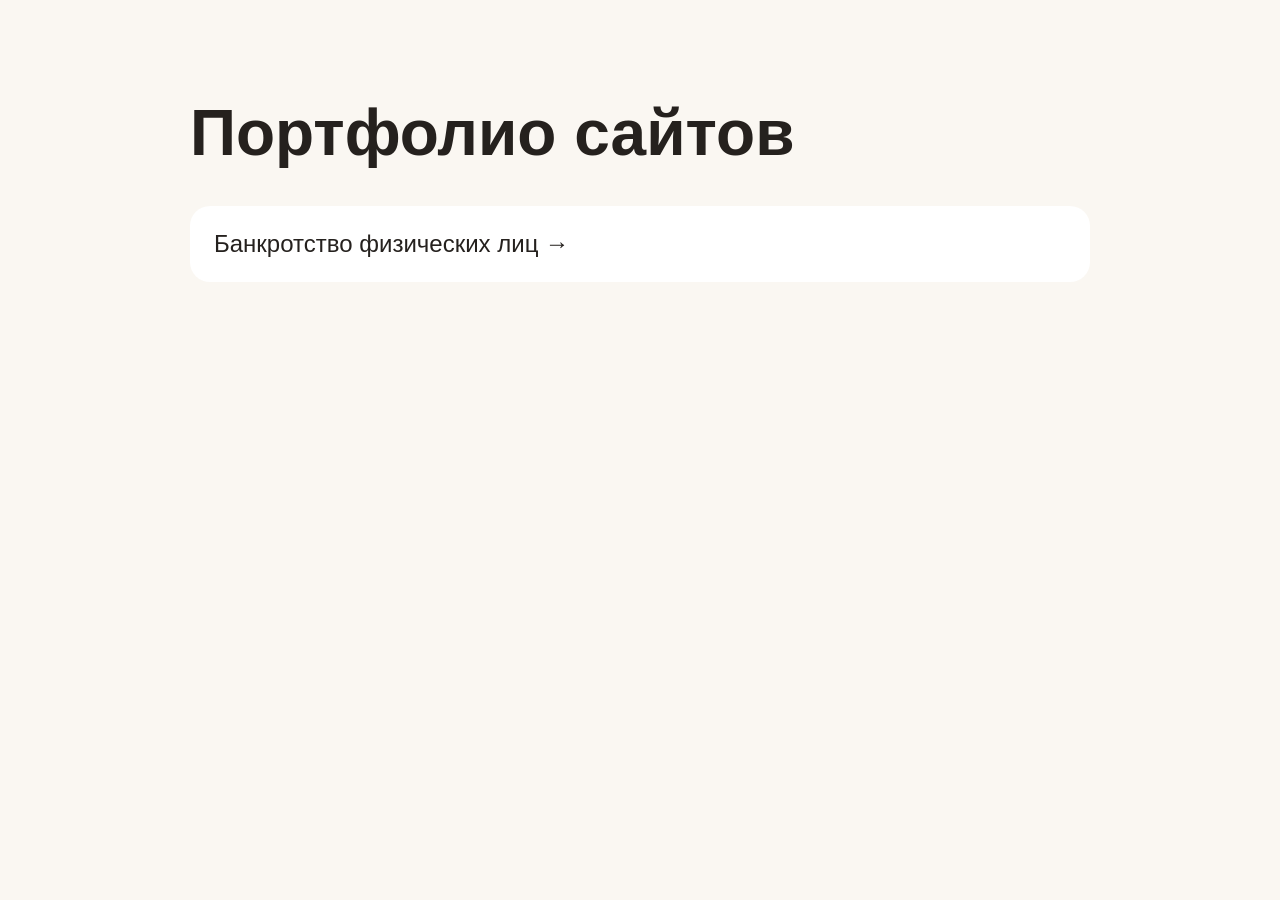
<file: index.html>
<!doctype html>
<html lang="ru">
  <head>
    <meta charset="UTF-8" />
    <meta name="viewport" content="width=device-width, initial-scale=1" />
    <title>Портфолио сайтов</title>
    <style>
      :root { font-family: Arial, sans-serif; color: #25211e; background: #faf7f2; }
      body { margin: 0; }
      main { max-width: 900px; margin: 0 auto; padding: clamp(40px, 8vw, 96px) 24px; }
      h1 { margin: 0 0 36px; font-size: clamp(36px, 6vw, 64px); }
      a { display: block; padding: 24px; border-radius: 20px; color: inherit; background: #fff; font-size: 24px; text-decoration: none; }
      a:hover { background: #efe2d7; }
    </style>
  </head>
  <body>
    <main>
      <h1>Портфолио сайтов</h1>
      <a href="./bankruptcy/">Банкротство физических лиц →</a>
    </main>
  </body>
</html>
</file>
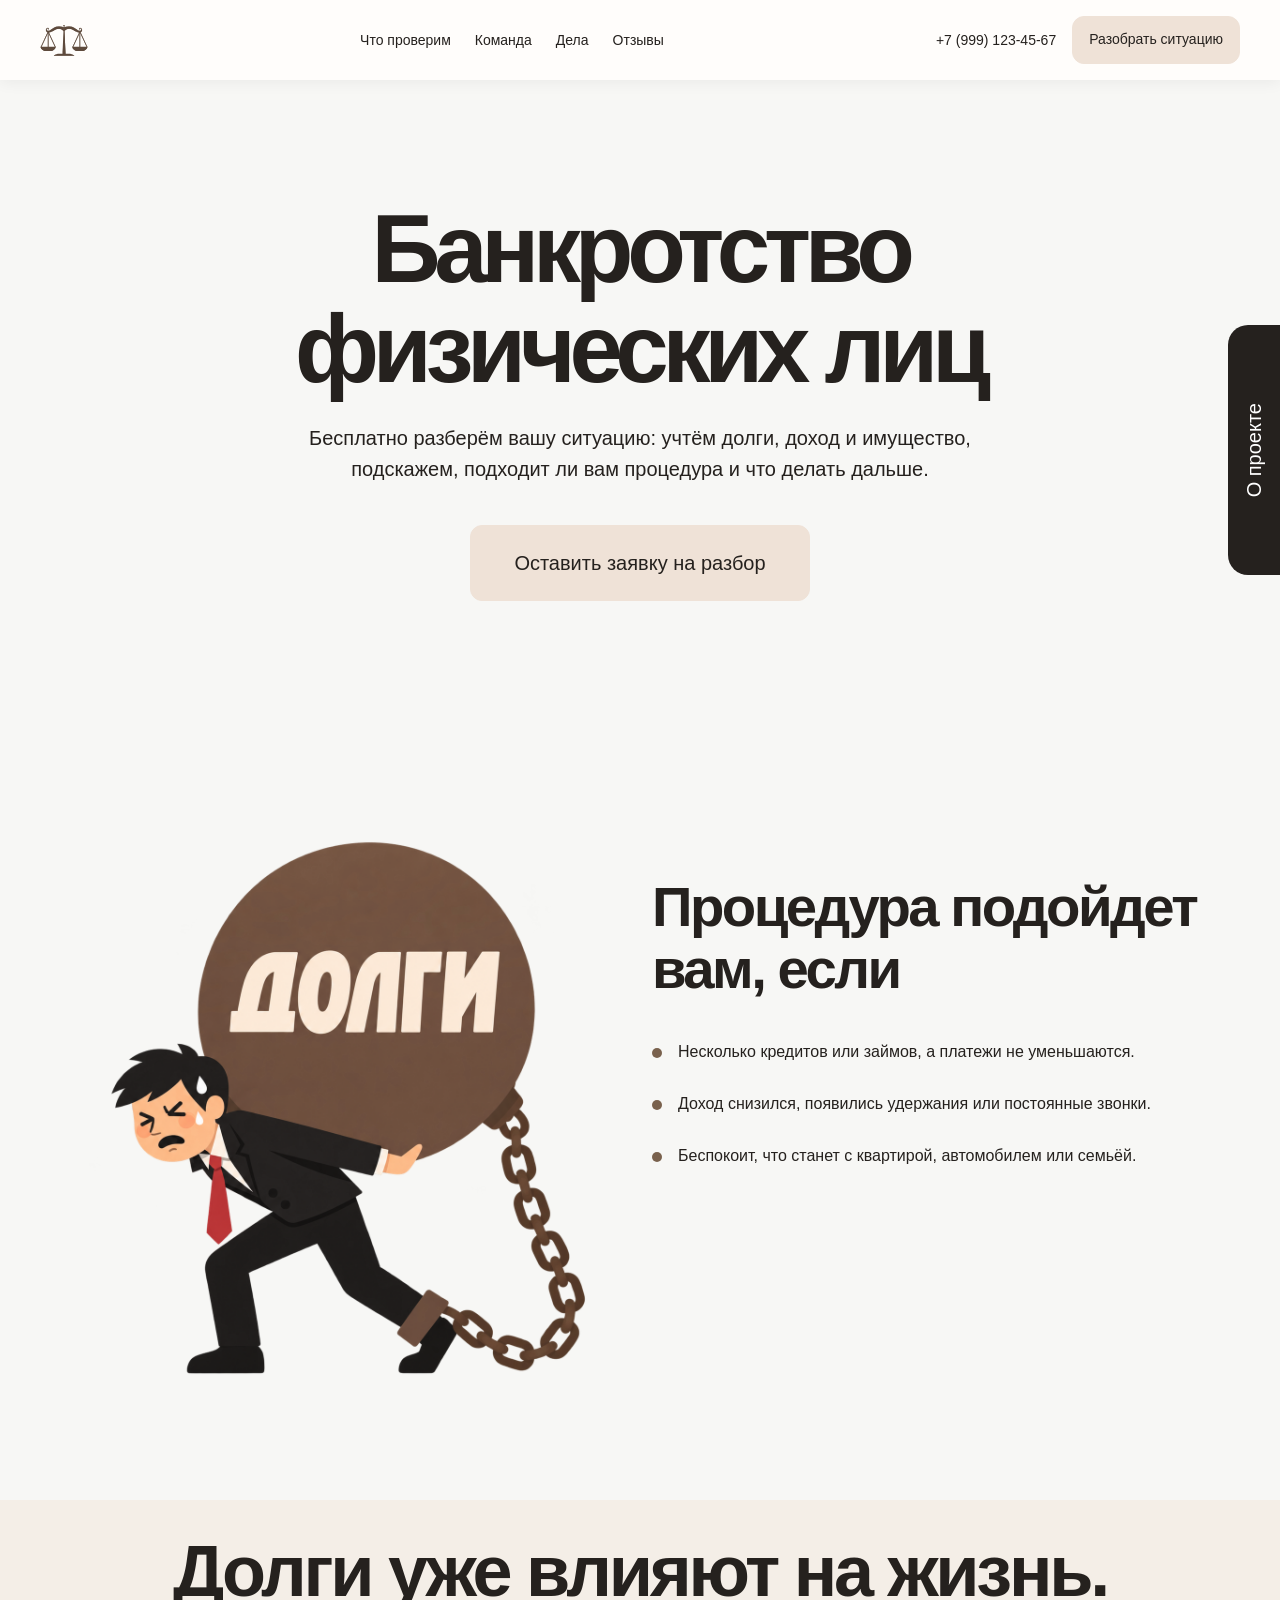
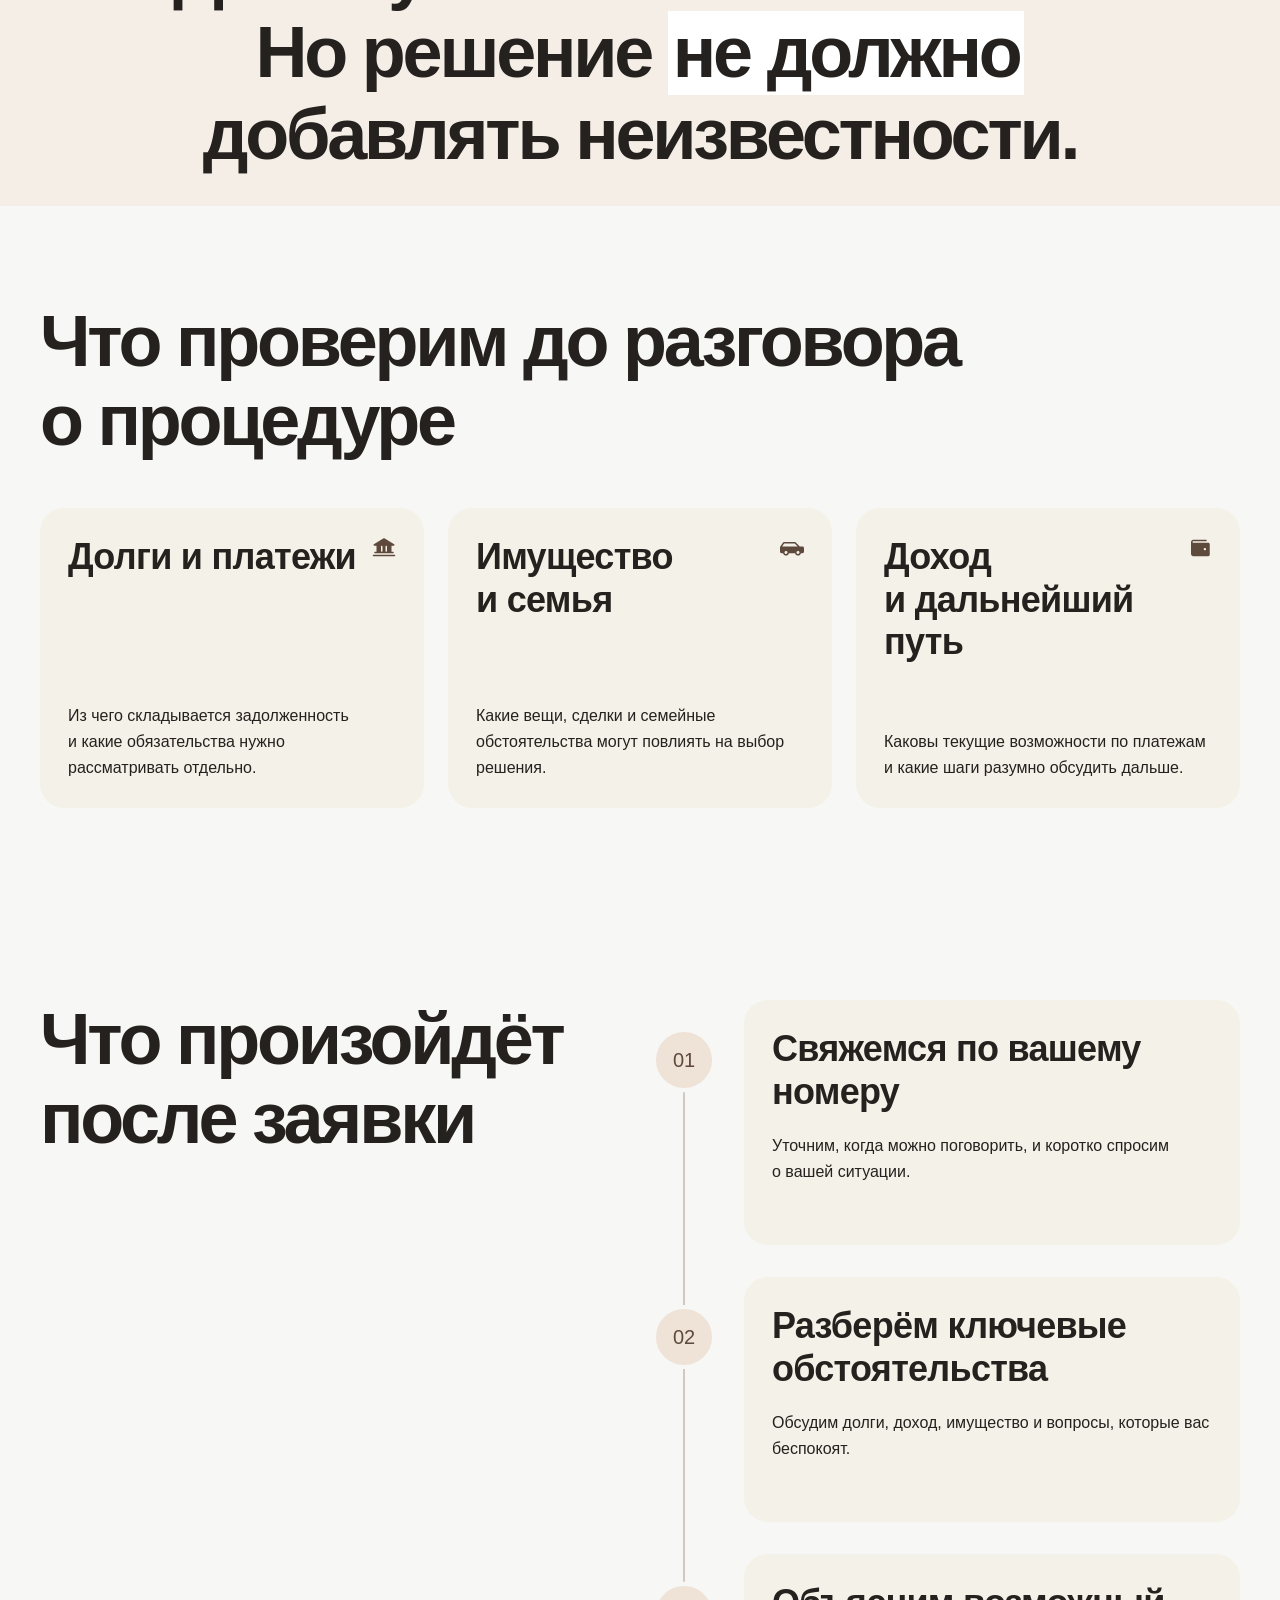
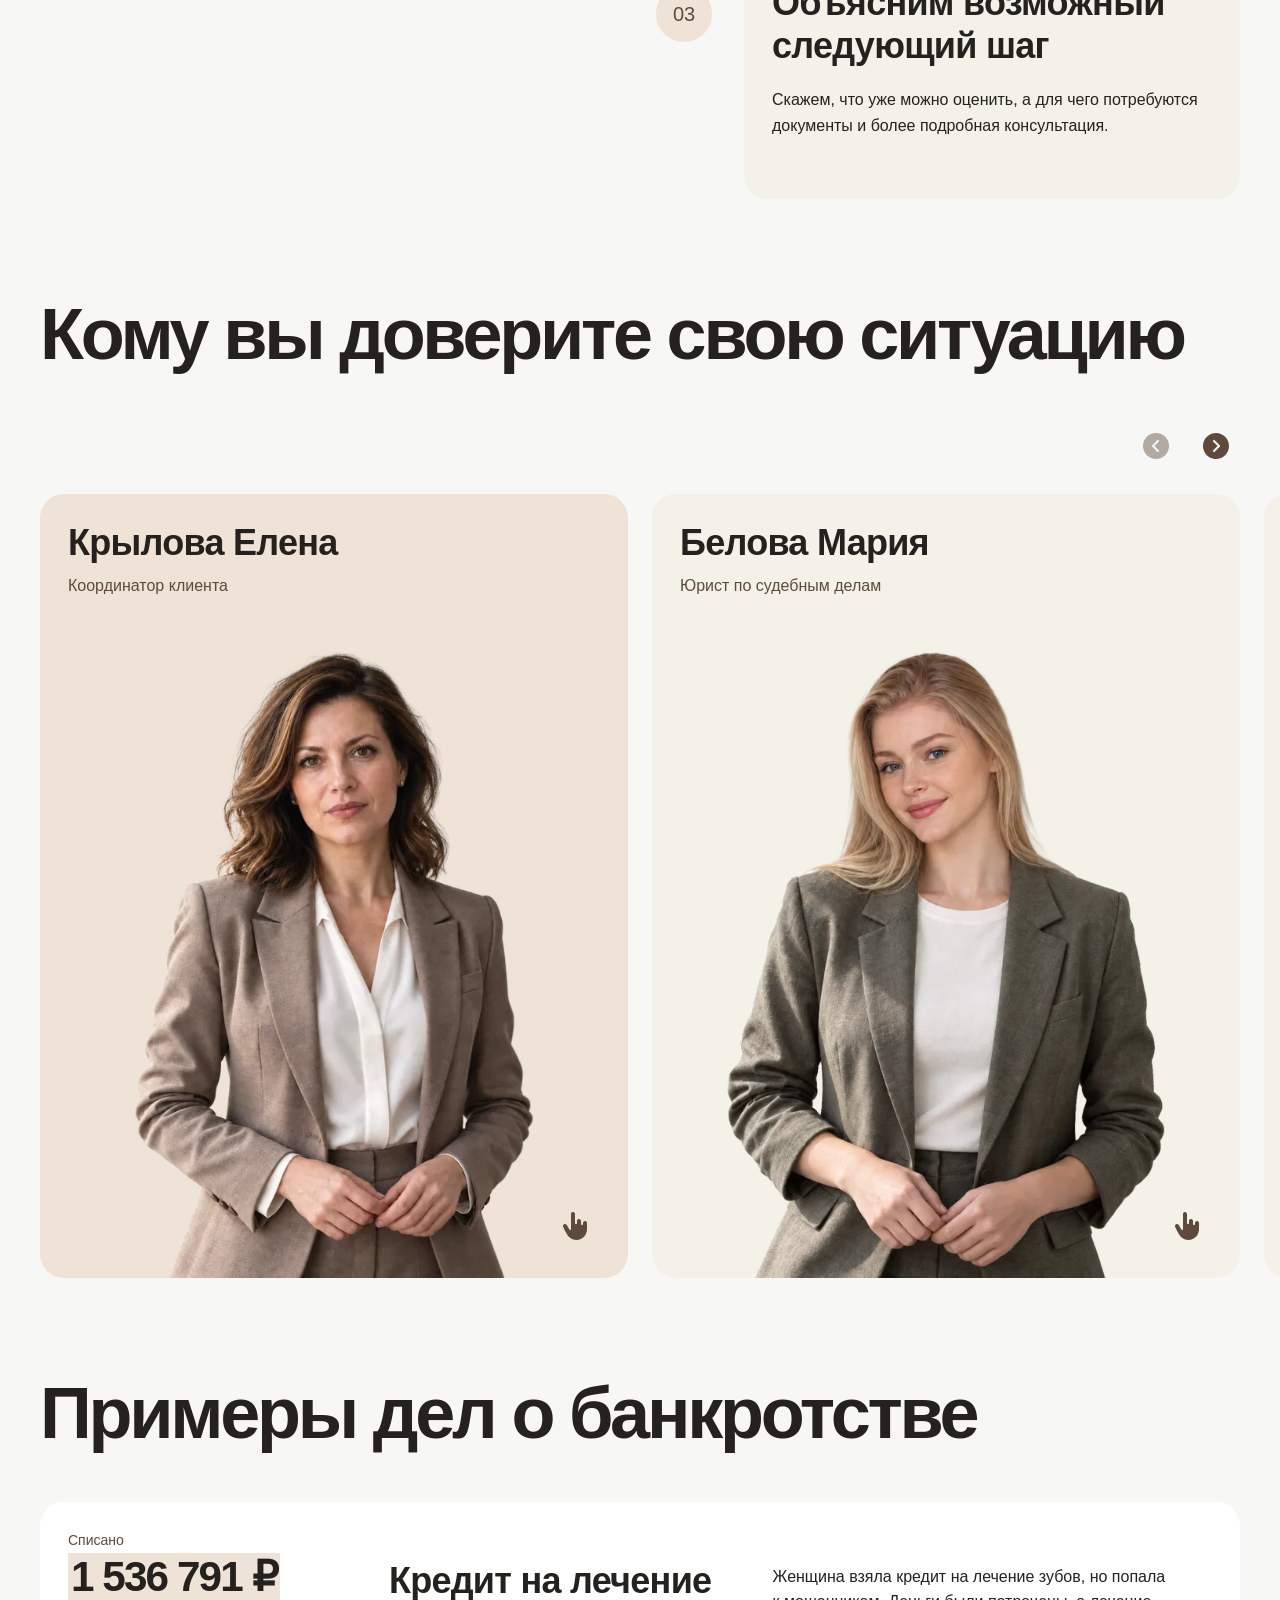
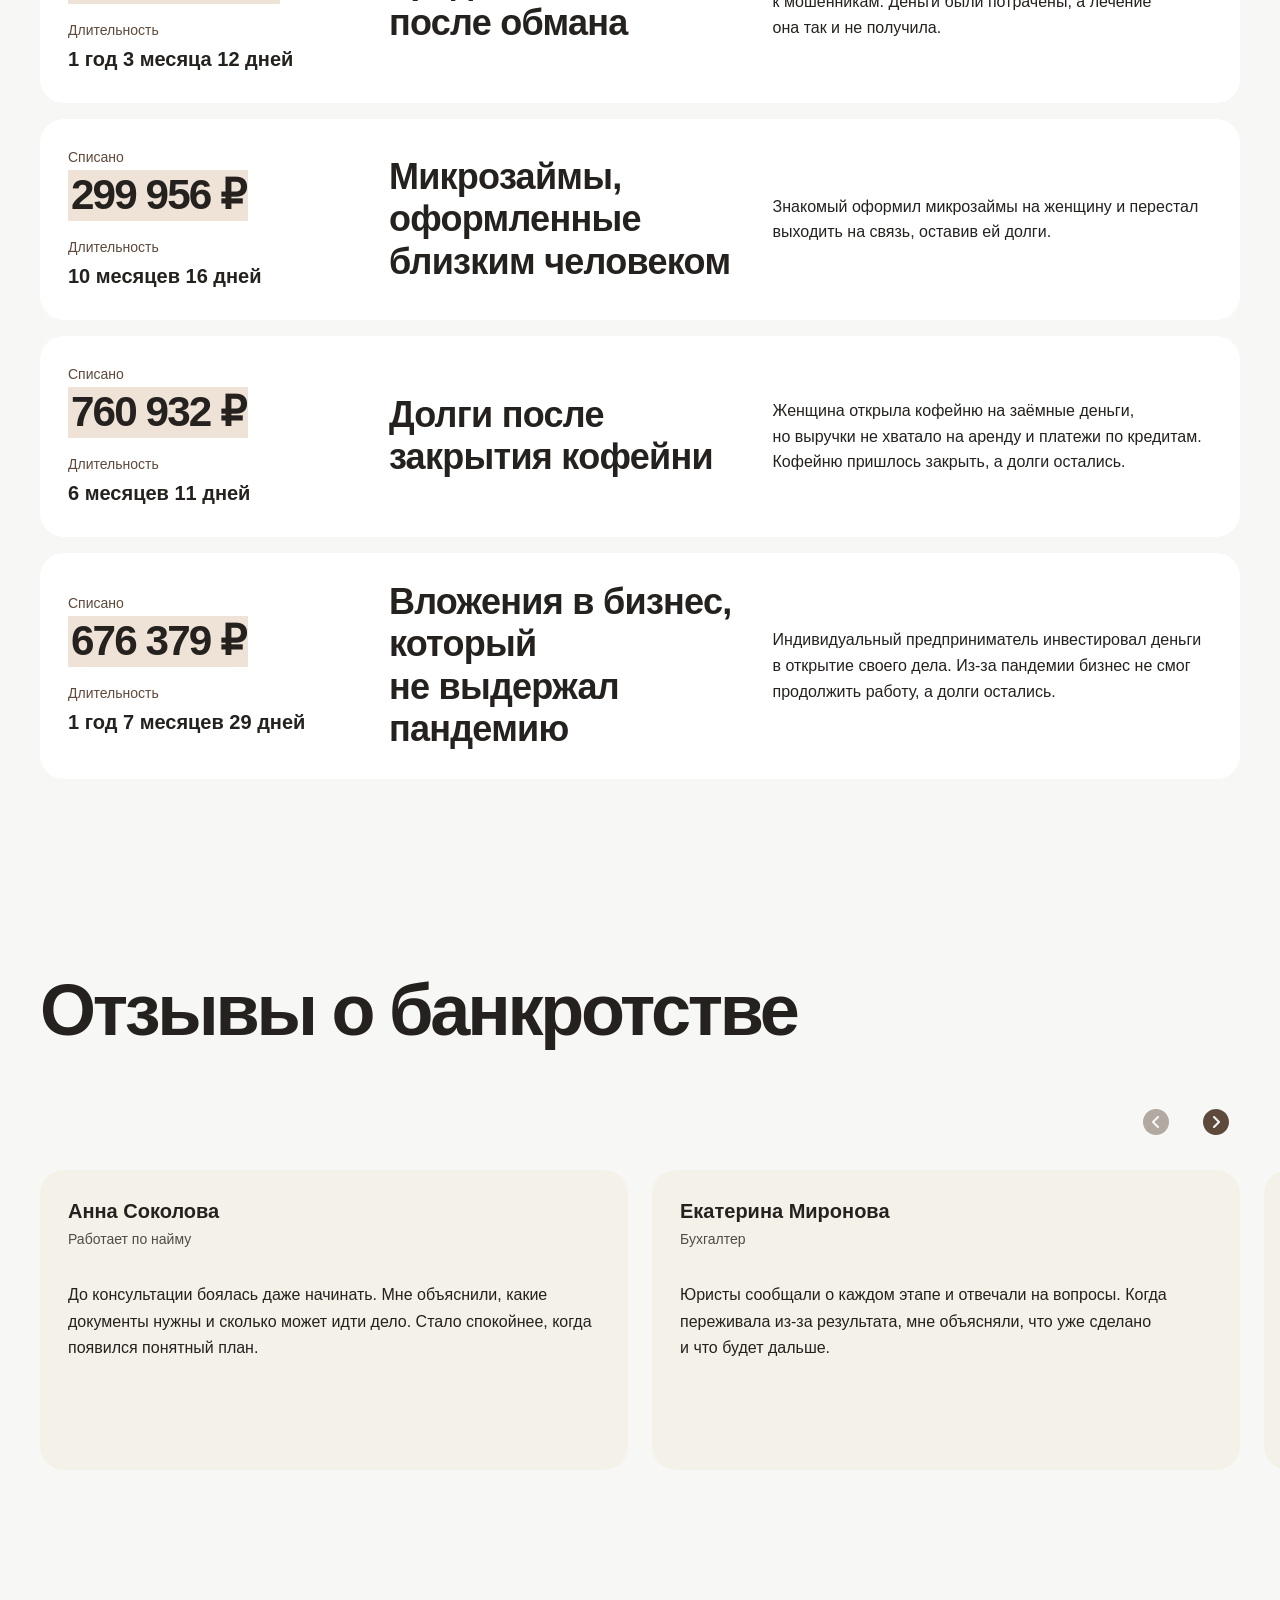
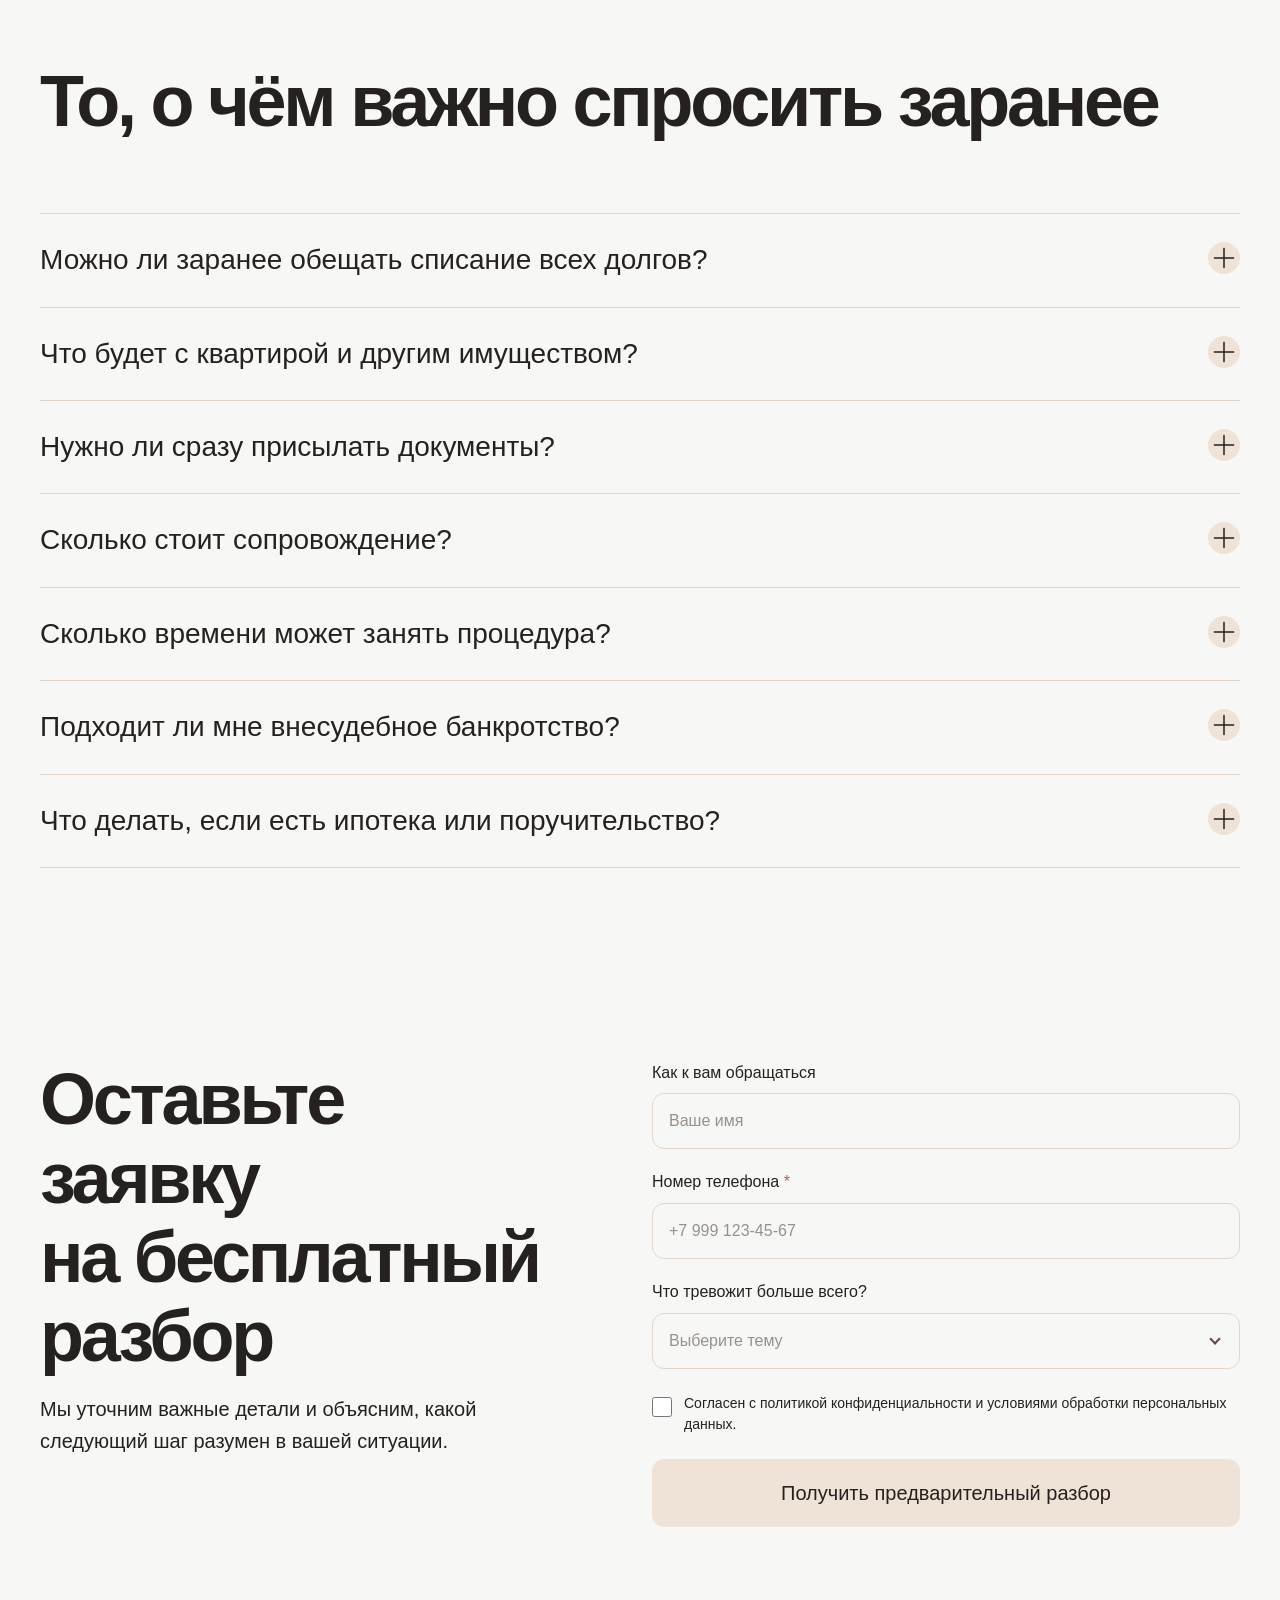
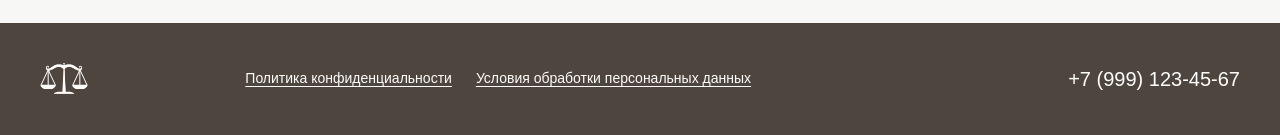
<file: bankruptcy/index.html>
<!doctype html>
<html lang="ru">
  <head>
    <meta charset="UTF-8" />
    <meta name="viewport" content="width=device-width, initial-scale=1" />
    <meta name="theme-color" content="#f7f7f5" />
    <meta name="description" content="Разбор долговой ситуации перед банкротством: оценим обстоятельства, вопросы по имуществу и доходу, объясним возможные следующие шаги." />
    <title>Банкротство физических лиц — бесплатный разбор ситуации</title>
    <link rel="icon" href="./favicon.svg" type="image/svg+xml" />
    <link rel="stylesheet" href="./styles.css" />
    <link rel="stylesheet" href="./layout.css" />
    <link rel="stylesheet" href="./swiper.css" />
    <link rel="stylesheet" href="./revamp.css" />
    <script src="./swiper.js" defer></script>
    <script src="./script.js" defer></script>
  </head>
  <body>
    <a class="skip-link" href="#main">Перейти к содержанию</a>

    <header class="site-header">
      <div class="container header-inner">
        <a class="brand" href="#top" aria-label="Сначала разбор — наверх">
          <span class="brand-mark" aria-hidden="true"></span>
        </a>
        <nav class="header-nav" aria-label="По странице">
          <a href="#what">Что проверим</a>
          <a href="#team">Команда</a>
          <a href="#cases">Дела</a>
          <a href="#reviews">Отзывы</a>
        </nav>
        <div class="header-actions">
          <a class="header-phone" href="tel:+79991234567" aria-label="Позвонить: плюс семь, девятьсот девяносто девять, сто двадцать три, сорок пять, шестьдесят семь">+7 (999) 123-45-67</a>
          <button class="header-cta" type="button" data-open-lead><span class="header-cta-text">Разобрать ситуацию</span></button>
          <button class="menu-toggle" type="button" aria-label="Открыть меню" aria-controls="mobile-menu" aria-expanded="false" data-menu-toggle>
            <span class="menu-toggle-icon" aria-hidden="true"></span>
          </button>
        </div>
      </div>
      <div class="mobile-menu" id="mobile-menu" hidden inert>
        <div class="container mobile-menu-inner">
          <nav class="mobile-menu-nav" aria-label="Меню сайта">
            <a href="#what">Что проверим</a>
            <a href="#team">Команда</a>
            <a href="#cases">Дела</a>
            <a href="#reviews">Отзывы</a>
          </nav>
          <div class="mobile-menu-actions">
            <button class="button button-primary mobile-menu-cta" type="button" data-open-lead>Разобрать ситуацию</button>
          </div>
        </div>
      </div>
    </header>

    <aside class="project-drawer" aria-label="О проекте" data-project-drawer>
      <button class="project-drawer-toggle" type="button" aria-controls="project-drawer-content" aria-expanded="false" data-project-drawer-toggle>
        <span>О проекте</span>
      </button>
      <div class="project-drawer-content" id="project-drawer-content">
        <p><strong>Задача</strong>Привлечь людей, которые ищут способ списать долги, и довести их от первого знакомства с сайтом до заявки на разбор ситуации.</p>
        <p><strong>Решение</strong>Провели маркетинговый анализ целевой аудитории и конкурентов. Выстроили путь пользователя: ответили на главные тревоги, объяснили этапы работы и подвели к заявке на индивидуальный разбор.</p>
        <p><strong>Результат</strong>За первый месяц конверсия посетителей в заявки выросла в 2,5 раза — с 3% до 7,5%.</p>
      </div>
    </aside>

    <main id="main">
      <section class="hero" id="top" aria-labelledby="hero-title">
        <div class="container hero-grid">
          <div class="hero-copy">
            <h1 id="hero-title">Банкротство физических лиц</h1>
            <p class="hero-offer">Бесплатно разберём вашу ситуацию: учтём долги, доход и имущество, подскажем, подходит ли вам процедура и что делать дальше.</p>
            <div class="hero-actions">
              <button class="button button-primary" type="button" data-open-lead>Оставить заявку на разбор</button>
            </div>
          </div>
        </div>
      </section>

      <section class="context-section" id="context" aria-labelledby="context-title">
        <div class="container context-grid">
          <div class="context-visual">
            <img src="./assets/debt-burden-cutout.png" alt="Мужчина несёт тяжёлый груз долгов" width="1254" height="1254" loading="lazy" />
          </div>
          <div class="context-content">
            <p class="section-tag dark-tag">Когда стоит разобраться</p>
            <h2 id="context-title">Процедура подойдет вам, если</h2>
            <div class="context-list">
              <div class="context-item"><span class="context-dot" aria-hidden="true"></span><p>Несколько кредитов или займов, а платежи не уменьшаются.</p></div>
              <div class="context-item"><span class="context-dot" aria-hidden="true"></span><p>Доход снизился, появились удержания или постоянные звонки.</p></div>
              <div class="context-item"><span class="context-dot" aria-hidden="true"></span><p>Беспокоит, что станет с квартирой, автомобилем или семьёй.</p></div>
            </div>
          </div>
        </div>
      </section>

      <section class="context-outro-section" aria-label="Понятное решение">
        <div class="container context-outro">
          <h2 class="context-outro-title">Долги уже влияют на жизнь. <span class="context-outro-nobr">Но решение</span> <span class="context-outro-highlight">не должно</span> добавлять неизвестности.</h2>
        </div>
      </section>

      <section class="what-section section-pad" id="what" aria-labelledby="what-title">
        <div class="container">
          <div class="section-heading what-heading">
            <p class="section-tag">Содержание разбора</p>
            <h2 id="what-title">Что проверим до разговора о процедуре</h2>
          </div>
          <div class="checks-grid">
            <article class="check-card">
              <div class="check-card-top"><h3>Долги и платежи</h3><span class="check-card-icon check-card-icon--bank" aria-hidden="true"></span></div>
              <p>Из чего складывается задолженность и какие обязательства нужно рассматривать отдельно.</p>
            </article>
            <article class="check-card">
              <div class="check-card-top"><h3>Имущество и семья</h3><span class="check-card-icon check-card-icon--car" aria-hidden="true"></span></div>
              <p>Какие вещи, сделки и семейные обстоятельства могут повлиять на выбор решения.</p>
            </article>
            <article class="check-card">
              <div class="check-card-top"><h3>Доход и дальнейший путь</h3><span class="check-card-icon check-card-icon--wallet" aria-hidden="true"></span></div>
              <p>Каковы текущие возможности по платежам и какие шаги разумно обсудить дальше.</p>
            </article>
          </div>
        </div>
      </section>

      <section class="process-section section-pad" id="process" aria-labelledby="process-title">
        <div class="container">
          <div class="section-heading process-heading">
            <p class="section-tag">Понятный первый шаг</p>
            <h2 id="process-title">Что произойдёт после заявки</h2>
          </div>
          <div class="process-steps">
            <div class="process-step"><span class="step-number">01</span><div><h3>Свяжемся по вашему номеру</h3><p>Уточним, когда можно поговорить, и коротко спросим о вашей ситуации.</p></div></div>
            <div class="process-step"><span class="step-number">02</span><div><h3>Разберём ключевые обстоятельства</h3><p>Обсудим долги, доход, имущество и вопросы, которые вас беспокоят.</p></div></div>
            <div class="process-step"><span class="step-number">03</span><div><h3>Объясним возможный следующий шаг</h3><p>Скажем, что уже можно оценить, а для чего потребуются документы и более подробная консультация.</p></div></div>
          </div>
        </div>
      </section>

      <section class="team-section" id="team" aria-labelledby="team-title">
        <div class="container team-grid">
          <div class="section-heading">
            <p class="section-tag">Люди за решением</p>
            <h2 id="team-title">Кому вы доверите свою ситуацию</h2>
          </div>
          <div class="slider-shell team-slider" data-slider="team" aria-label="Специалисты">
            <div class="slider-toolbar"><div class="slider-buttons"><button type="button" data-slider-prev aria-label="Предыдущий специалист"><span class="slider-arrow-icon" aria-hidden="true"></span></button><button type="button" data-slider-next aria-label="Следующий специалист"><span class="slider-arrow-icon" aria-hidden="true"></span></button></div></div>
          <div class="swiper team-swiper" data-slider-track>
            <div class="swiper-wrapper specialists-grid">
            <article class="swiper-slide specialist-card specialist-card--coordinator"><div class="specialist-photo"><img class="specialist-image" src="assets/photos/Крылова Елена Координатор клиента.webp" alt="" loading="lazy" decoding="async"><div class="specialist-copy"><h3>Крылова Елена</h3><span class="specialist-role">Координатор клиента</span></div><div class="specialist-details" id="specialist-details-5"><p>Остаётся на связи, сообщает о ходе работы и помогает быстро найти ответ на возникающие вопросы.</p></div><button class="specialist-detail-toggle" type="button" aria-controls="specialist-details-5" aria-expanded="false" aria-label="Описание работы Крыловой Елены"><span class="hand-pointing-icon" aria-hidden="true"></span></button></div></article>
            <article class="swiper-slide specialist-card"><div class="specialist-photo"><img class="specialist-image" src="assets/photos/Белова Мария Юрист по судебным делам.webp" alt="" loading="lazy" decoding="async"><div class="specialist-copy"><h3>Белова Мария</h3><span class="specialist-role">Юрист по судебным делам</span></div><div class="specialist-details" id="specialist-details-3"><p>Готовит процессуальные документы и помогает понять, как будет проходить судебная часть процедуры.</p></div><button class="specialist-detail-toggle" type="button" aria-controls="specialist-details-3" aria-expanded="false" aria-label="Описание работы Беловой Марии"><span class="hand-pointing-icon" aria-hidden="true"></span></button></div></article>
            <article class="swiper-slide specialist-card"><div class="specialist-photo"><img class="specialist-image" src="assets/photos/Волков Дмитрий Специалист по имуществу.webp" alt="" loading="lazy" decoding="async"><div class="specialist-copy"><h3>Волков Дмитрий</h3><span class="specialist-role">Специалист по имуществу</span></div><div class="specialist-details" id="specialist-details-2"><p>Проверяет сведения об имуществе, сделках и семейных обстоятельствах до выбора дальнейших шагов.</p></div><button class="specialist-detail-toggle" type="button" aria-controls="specialist-details-2" aria-expanded="false" aria-label="Описание работы Волкова Дмитрия"><span class="hand-pointing-icon" aria-hidden="true"></span></button></div></article>
            <article class="swiper-slide specialist-card"><div class="specialist-photo"><img class="specialist-image" src="assets/photos/Морозова Анна Юрист по банкротству.webp" alt="" loading="lazy" decoding="async"><div class="specialist-copy"><h3>Морозова Анна</h3><span class="specialist-role">Юрист по банкротству</span></div><div class="specialist-details" id="specialist-details-1"><p>Разбирает состав долгов и объясняет, какие условия и ограничения процедуры относятся к вашей ситуации.</p></div><button class="specialist-detail-toggle" type="button" aria-controls="specialist-details-1" aria-expanded="false" aria-label="Описание работы Морозовой Анны"><span class="hand-pointing-icon" aria-hidden="true"></span></button></div></article>
            <article class="swiper-slide specialist-card"><div class="specialist-photo"><img class="specialist-image" src="assets/photos/Соколов Илья Специалист по документам.webp" alt="" loading="lazy" decoding="async"><div class="specialist-copy"><h3>Соколов Илья</h3><span class="specialist-role">Специалист по документам</span></div><div class="specialist-details" id="specialist-details-4"><p>Собирает сведения о долгах и доходах, проверяет комплектность документов и следит за сроками подготовки.</p></div><button class="specialist-detail-toggle" type="button" aria-controls="specialist-details-4" aria-expanded="false" aria-label="Описание работы Соколова Ильи"><span class="hand-pointing-icon" aria-hidden="true"></span></button></div></article>
            </div>
          </div>
          </div>
        </div>
      </section>

      <section class="cases-section section-pad" id="cases" aria-labelledby="cases-title">
        <div class="container">
          <div class="section-heading evidence-heading">
            <p class="section-tag">Ситуации и решения</p>
            <h2 id="cases-title">Примеры дел о банкротстве</h2>
          </div>
          <div class="case-grid">
            <article class="case-card">
              <div class="case-facts"><p class="case-result"><span>Списано</span><strong>1 536 791 ₽</strong></p><p class="case-duration"><span>Длительность</span><strong>1 год 3 месяца 12 дней</strong></p></div>
              <h3>Кредит на лечение после обмана</h3>
              <p class="case-description">Женщина взяла кредит на лечение зубов, но попала к мошенникам. Деньги были потрачены, а лечение она так и не получила.</p>
            </article>
            <article class="case-card">
              <div class="case-facts"><p class="case-result"><span>Списано</span><strong>299 956 ₽</strong></p><p class="case-duration"><span>Длительность</span><strong>10 месяцев 16 дней</strong></p></div>
              <h3>Микрозаймы, оформленные близким человеком</h3>
              <p class="case-description">Знакомый оформил микрозаймы на женщину и перестал выходить на связь, оставив ей долги.</p>
            </article>
            <article class="case-card">
              <div class="case-facts"><p class="case-result"><span>Списано</span><strong>760 932 ₽</strong></p><p class="case-duration"><span>Длительность</span><strong>6 месяцев 11 дней</strong></p></div>
              <h3>Долги после закрытия кофейни</h3>
              <p class="case-description">Женщина открыла кофейню на заёмные деньги, но выручки не хватало на аренду и платежи по кредитам. Кофейню пришлось закрыть, а долги остались.</p>
            </article>
            <article class="case-card">
              <div class="case-facts"><p class="case-result"><span>Списано</span><strong>676 379 ₽</strong></p><p class="case-duration"><span>Длительность</span><strong>1 год 7 месяцев 29 дней</strong></p></div>
              <h3>Вложения в бизнес, который не выдержал пандемию</h3>
              <p class="case-description">Индивидуальный предприниматель инвестировал деньги в открытие своего дела. Из-за пандемии бизнес не смог продолжить работу, а долги остались.</p>
            </article>
          </div>
        </div>
      </section>

      <section class="reviews-section section-pad" id="reviews" aria-labelledby="reviews-title">
        <div class="container reviews-grid">
          <div class="section-heading">
            <p class="section-tag">Опыт людей</p>
            <h2 id="reviews-title">Отзывы о банкротстве</h2>
          </div>
          <div class="slider-shell review-slider" data-slider="reviews" aria-label="Отзывы">
            <div class="slider-toolbar"><div class="slider-buttons"><button type="button" data-slider-prev aria-label="Предыдущий отзыв"><span class="slider-arrow-icon" aria-hidden="true"></span></button><button type="button" data-slider-next aria-label="Следующий отзыв"><span class="slider-arrow-icon" aria-hidden="true"></span></button></div></div>
          <div class="swiper review-swiper" data-slider-track>
            <div class="swiper-wrapper review-grid">
            <article class="swiper-slide review-card"><header><strong>Анна Соколова</strong><span>Работает по найму</span></header><p>До консультации боялась даже начинать. Мне объяснили, какие документы нужны и сколько может идти дело. Стало спокойнее, когда появился понятный план.</p></article>
            <article class="swiper-slide review-card"><header><strong>Екатерина Миронова</strong><span>Бухгалтер</span></header><p>Юристы сообщали о каждом этапе и отвечали на вопросы. Когда переживала из-за результата, мне объясняли, что уже сделано и что будет дальше.</p></article>
            <article class="swiper-slide review-card"><header><strong>Александр Ковалёв</strong><span>Самозанятый</span></header><p>Работали дистанционно. В суд самому ездить не пришлось — сэкономил время и нервы.</p></article>
            <article class="swiper-slide review-card"><header><strong>Михаил Орлов</strong><span>Водитель</span></header><p>Процесс был небыстрый, занял около года. С оплатой услуг возникла задержка, предупредил заранее — мне предложили удобный вариант. За это отдельное спасибо.</p></article>
            <article class="swiper-slide review-card"><header><strong>Лейла Ахметова</strong><span>Преподаватель</span></header><p>После наследства появились долги по коммунальным платежам. Пришла по совету подруги. На первой встрече всё объяснили без спешки, потом оставались на связи.</p></article>
            <article class="swiper-slide review-card"><header><strong>Софья Петрова</strong><span>Менеджер</span></header><p>На консультации честно рассказали о сроках и рисках. Большую часть бумажной работы взяли на себя. Я не понимала юридических слов, но мне каждый раз объясняли обычным языком.</p></article>
            <article class="swiper-slide review-card"><header><strong>Ирина Смирнова</strong><span>Пенсионерка</span></header><p>Очень боялась процедуры. Меня не подгоняли, спокойно отвечали и говорили, что происходит. Это помогло дойти до конца.</p></article>
            <article class="swiper-slide review-card"><header><strong>Виктория Иванова</strong><span>Студентка</span></header><p>Мне была важна рассрочка: сразу оплатить всю работу не могла. Условия обсудили заранее, и это позволило решать вопрос без нового долга.</p></article>
            <article class="swiper-slide review-card"><header><strong>Наталья Борисова</strong><span>Предпринимательница</span></header><p>Было удобно видеть, на каком этапе находится дело. Помогли собрать документы и подготовить заявление. На вопросы отвечали быстро, даже когда они казались мне мелочами.</p></article>
            <article class="swiper-slide review-card"><header><strong>Сергей Павлов</strong><span>Инженер</span></header><p>Документы подготовили, о ходе работы сообщали. Цена и возможность платить частями для меня имели значение. Главное — я понимал, за что плачу и что происходит с делом.</p></article>
            </div>
          </div>
          </div>
        </div>
      </section>

      <section class="questions-section section-pad" id="questions" aria-labelledby="questions-title">
        <div class="container questions-grid">
          <div class="questions-intro">
            <p class="section-tag">Вопросы перед решением</p>
            <h2 id="questions-title">То, о чём важно спросить заранее</h2>
          </div>
          <div class="faq-list">
            <details>
              <summary>Можно ли заранее обещать списание всех долгов?<span class="faq-icon" aria-hidden="true"><img src="assets/Icons/Icon-X.svg" alt=""></span></summary>
              <p>Нет. Сначала нужно понять, из каких обязательств состоит долг и есть ли обстоятельства, влияющие на освобождение от него. Некоторые требования сохраняются и после завершения процедуры. Поэтому обещание «списать всё» до изучения документов не даёт человеку надёжной картины.</p>
            </details>
            <details>
              <summary>Что будет с квартирой и другим имуществом?<span class="faq-icon" aria-hidden="true"><img src="assets/Icons/Icon-X.svg" alt=""></span></summary>
              <p>По одному слову «квартира» ответить нельзя. Имеют значение право собственности, залог, состав семьи и сведения о других объектах. Также нужно обсудить сделки с имуществом до подачи заявления. На предварительном разборе мы обозначим вопросы, а окончательный вывод сделаем после документов.</p>
            </details>
            <details>
              <summary>Нужно ли сразу присылать документы?<span class="faq-icon" aria-hidden="true"><img src="assets/Icons/Icon-X.svg" alt=""></span></summary>
              <p>Для первого контакта достаточно номера телефона. Во время разговора мы спросим о долгах, доходе, имуществе и текущих взысканиях. Затем составим короткий список документов, которые нужны именно для вашей ситуации. Присылать всё подряд заранее не требуется.</p>
            </details>
            <details>
              <summary>Сколько стоит сопровождение?<span class="faq-icon" aria-hidden="true"><img src="assets/Icons/Icon-X.svg" alt=""></span></summary>
              <p>Стоимость зависит от объёма работы и особенностей дела. Перед договором важно увидеть полную структуру расходов: услуги специалистов, обязательные платежи в процедуре и возможные дополнительные действия. Попросите объяснить график оплаты и условия его изменения. На первом разговоре можно понять, какие вопросы о цене нужно задать.</p>
            </details>
            <details>
              <summary>Сколько времени может занять процедура?<span class="faq-icon" aria-hidden="true"><img src="assets/Icons/Icon-X.svg" alt=""></span></summary>
              <p>Единого срока для всех дел нет. Время зависит от выбранного порядка, состава кредиторов, имущества, полноты документов и хода рассмотрения. Мы не называем точную дату завершения после одного звонка, но объясняем этапы и то, что может их замедлить.</p>
            </details>
            <details>
              <summary>Подходит ли мне внесудебное банкротство?<span class="faq-icon" aria-hidden="true"><img src="assets/Icons/Icon-X.svg" alt=""></span></summary>
              <p>Внесудебный порядок через МФЦ возможен только при соблюдении предусмотренных законом условий. Помимо суммы долга важны сведения об исполнительных производствах и других обстоятельствах. Мы уточним исходные данные и подскажем, что нужно проверить перед подачей заявления.</p>
            </details>
            <details>
              <summary>Что делать, если есть ипотека или поручительство?<span class="faq-icon" aria-hidden="true"><img src="assets/Icons/Icon-X.svg" alt=""></span></summary>
              <p>Эти обстоятельства нельзя пропускать при оценке. Ипотека связана с залогом жилья, а поручительство может создавать отдельное обязательство. На консультации нужно показать договоры и рассказать, кто ещё участвует в обязательстве. После этого можно обсуждать последствия именно для вашего случая.</p>
            </details>
          </div>
        </div>
      </section>

      <section class="apply-section section-pad" id="apply" aria-labelledby="apply-title">
        <div class="container apply-grid">
          <div class="intake-panel" data-inline-panel>
            <div class="panel-top">
              <div class="panel-heading">
                <h2 id="apply-title">Оставьте заявку на бесплатный разбор</h2>
                <p>Мы уточним важные детали и объясним, какой следующий шаг разумен в вашей ситуации.</p>
              </div>
            </div>
            <form class="lead-form" data-lead-form novalidate>
              <label class="field">
                <span>Как к вам обращаться</span>
                <input type="text" name="name" autocomplete="name" maxlength="80" placeholder="Ваше имя" />
              </label>
              <label class="field">
                <span>Номер телефона <span class="required" aria-hidden="true">*</span></span>
                <input type="tel" name="phone" autocomplete="tel" inputmode="tel" required placeholder="+7 999 123-45-67" />
              </label>
              <div class="field concern-field">
                <span>Что тревожит больше всего?</span>
                <div class="concern-select" data-concern-select>
                  <select name="concern" class="concern-native" tabindex="-1" aria-hidden="true">
                    <option value="unspecified">Выберите тему</option>
                    <option value="payments">Платежи</option>
                    <option value="property">Имущество</option>
                    <option value="collectors">Звонки</option>
                    <option value="other">Другое</option>
                  </select>
                  <button class="concern-trigger" type="button" aria-label="Что тревожит больше всего? Выберите тему" aria-haspopup="listbox" aria-expanded="false">
                    <span data-concern-value>Выберите тему</span><span class="concern-chevron" aria-hidden="true"></span>
                  </button>
                  <div class="concern-menu" role="listbox" aria-label="Что тревожит больше всего?" hidden>
                    <button type="button" role="option" data-value="payments" aria-selected="false">Платежи</button>
                    <button type="button" role="option" data-value="property" aria-selected="false">Имущество</button>
                    <button type="button" role="option" data-value="collectors" aria-selected="false">Звонки</button>
                    <button type="button" role="option" data-value="other" aria-selected="false">Другое</button>
                  </div>
                </div>
              </div>
              <label class="consent-line">
                <input type="checkbox" name="consent" required />
                <span>Согласен с политикой конфиденциальности и условиями обработки персональных данных.</span>
              </label>
              <div class="form-honeypot" aria-hidden="true"><label>Сайт <input type="text" name="website" tabindex="-1" autocomplete="off" /></label></div>
              <button class="button button-light form-submit" type="submit">Получить предварительный разбор</button>
              <p class="form-status" role="status" aria-live="polite" data-form-status></p>
            </form>
          </div>
        </div>
      </section>
    </main>

    <dialog class="lead-dialog" id="lead-dialog" aria-label="Заявка на разбор">
      <button class="modal-close" type="button" data-close-lead aria-label="Закрыть форму">×</button>
      <div data-modal-host></div>
    </dialog>
    <dialog class="lead-dialog success-dialog" id="success-dialog" aria-label="Заявка успешно отправлена">
      <button class="modal-close" type="button" data-close-success aria-label="Закрыть уведомление">×</button>
      <div class="success-panel">
        <span class="success-panel-icon" aria-hidden="true">✓</span>
        <h2>Заявка успешно отправлена</h2>
        <p>Спасибо! Форма успешно заполнена.</p>
        <button class="button button-light" type="button" data-close-success>Понятно</button>
      </div>
    </dialog>

    <footer class="site-footer">
      <div class="container footer-inner">
        <a class="brand footer-brand" href="#top" aria-label="Сначала разбор — наверх"><span class="brand-mark" aria-hidden="true"></span></a>
        <nav class="footer-legal" aria-label="Правовые документы">
          <a href="./privacy-policy.html">Политика конфиденциальности</a>
          <a href="./personal-data-terms.html">Условия обработки персональных данных</a>
        </nav>
        <a class="footer-phone" href="tel:+79991234567">+7 (999) 123-45-67</a>
      </div>
    </footer>
  </body>
</html>
</file>
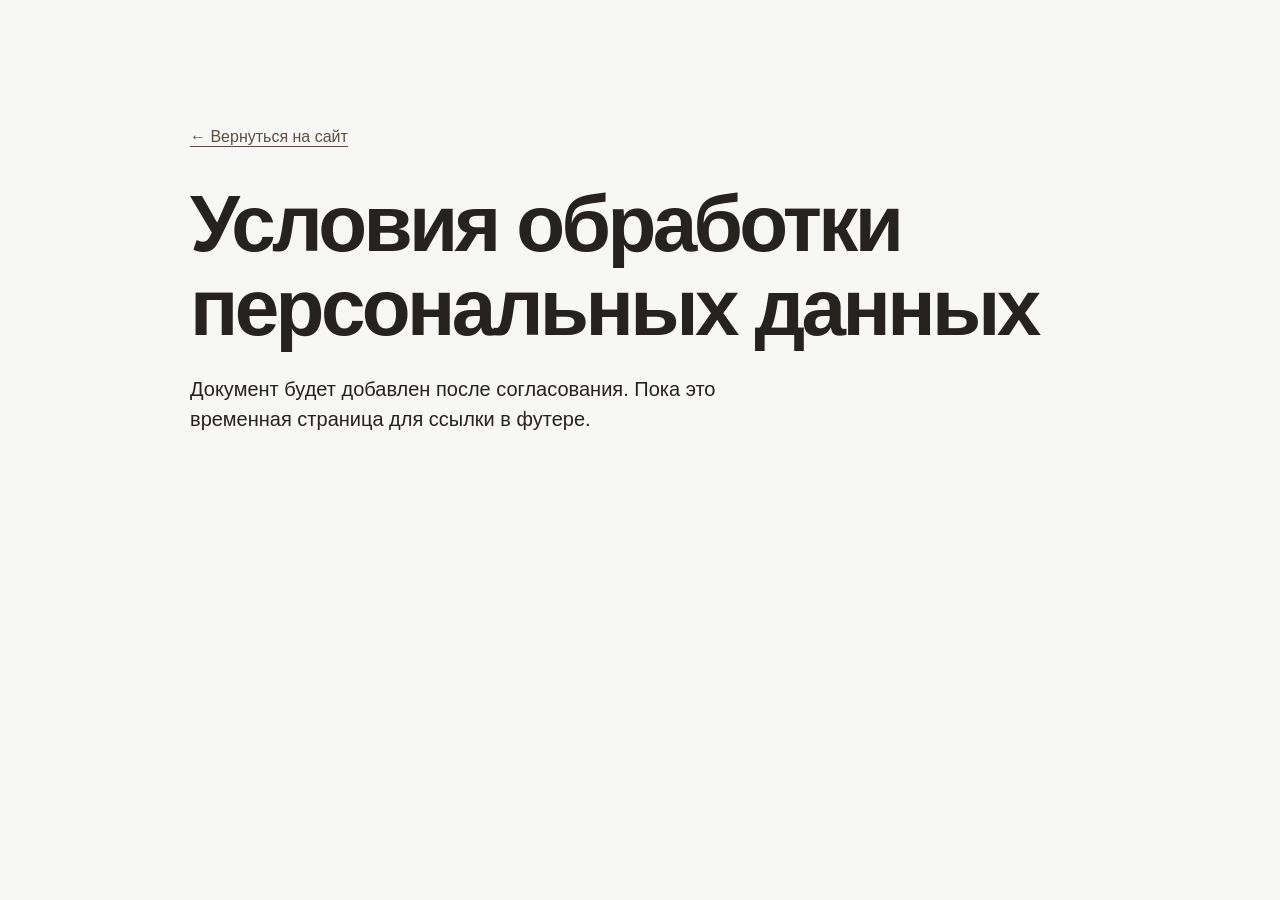
<file: bankruptcy/personal-data-terms.html>
<!doctype html>
<html lang="ru">
  <head>
    <meta charset="UTF-8" />
    <meta name="viewport" content="width=device-width, initial-scale=1" />
    <meta name="theme-color" content="#f7f7f5" />
    <title>Условия обработки персональных данных — сначала разбор.</title>
    <link rel="icon" href="./favicon.svg" type="image/svg+xml" />
    <style>
      :root { font-family: Arial, sans-serif; color: #252220; background: #f7f7f5; }
      * { box-sizing: border-box; }
      body { margin: 0; }
      main { width: min(100% - 48px, 900px); margin: 0 auto; padding: clamp(60px, 10vw, 130px) 0; }
      a { color: #5e4d40; text-underline-offset: 4px; }
      h1 { max-width: 850px; margin: 36px 0 24px; font-size: clamp(42px, 7vw, 80px); line-height: 1.05; letter-spacing: -.045em; }
      p { max-width: 620px; font-size: 20px; line-height: 1.5; }
    </style>
  </head>
  <body>
    <main>
      <a href="./">← Вернуться на сайт</a>
      <h1>Условия обработки персональных данных</h1>
      <p>Документ будет добавлен после согласования. Пока это временная страница для ссылки в футере.</p>
    </main>
  </body>
</html>
</file>
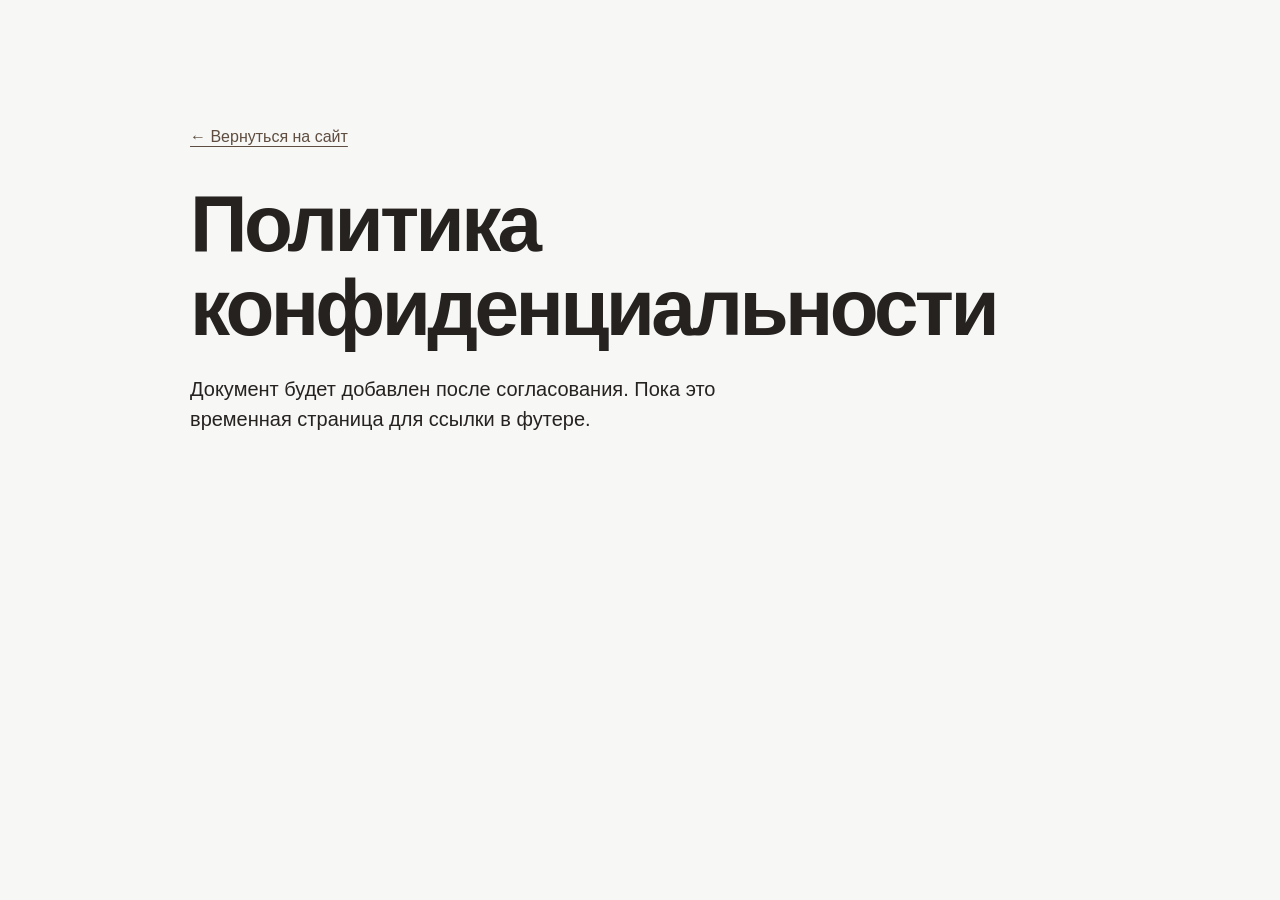
<file: bankruptcy/privacy-policy.html>
<!doctype html>
<html lang="ru">
  <head>
    <meta charset="UTF-8" />
    <meta name="viewport" content="width=device-width, initial-scale=1" />
    <meta name="theme-color" content="#f7f7f5" />
    <title>Политика конфиденциальности — сначала разбор.</title>
    <link rel="icon" href="./favicon.svg" type="image/svg+xml" />
    <style>
      :root { font-family: Arial, sans-serif; color: #252220; background: #f7f7f5; }
      * { box-sizing: border-box; }
      body { margin: 0; }
      main { width: min(100% - 48px, 900px); margin: 0 auto; padding: clamp(60px, 10vw, 130px) 0; }
      a { color: #5e4d40; text-underline-offset: 4px; }
      h1 { max-width: 850px; margin: 36px 0 24px; font-size: clamp(42px, 7vw, 80px); line-height: 1.05; letter-spacing: -.045em; }
      p { max-width: 620px; font-size: 20px; line-height: 1.5; }
    </style>
  </head>
  <body>
    <main>
      <a href="./">← Вернуться на сайт</a>
      <h1>Политика конфиденциальности</h1>
      <p>Документ будет добавлен после согласования. Пока это временная страница для ссылки в футере.</p>
    </main>
  </body>
</html>
</file>
<file: bankruptcy/styles.css>
:root {
  color-scheme: light;
  --paper: #faf7f2;
  --cream: #fffdfb;
  --sand: #f4eee7;
  --sand-strong: #eee2d4;
  --yellow: #cdbb9f;
  --brown: #79614d;
  --brown-dark: #5e4a3c;
  --ink: #25211e;
  --ink-soft: #514b46;
  --border: #e1d6c9;
  --danger: #a65e53;
  font-family: "Onest", "Segoe UI", Arial, sans-serif;
  text-rendering: optimizeLegibility;
  -webkit-font-smoothing: antialiased;
}

* { box-sizing: border-box; }
html { scroll-behavior: smooth; scroll-padding-top: 92px; }
body { margin: 0; padding-top: 82px; color: var(--ink); background: var(--paper); font-size: 16px; font-weight: 400; line-height: 1.6; }
body.modal-open { overflow: hidden; }
body.modal-open:after { content: ""; position: fixed; z-index: 80; inset: 0; background: rgba(24, 24, 22, .66); }
button, input { font: inherit; }
button, a { -webkit-tap-highlight-color: transparent; }
button { cursor: pointer; }
a { color: inherit; }
svg { display: block; }
::selection { color: var(--ink); background: #e7d9c6; }
:focus-visible { outline: 3px solid var(--yellow); outline-offset: 4px; }
h1, h2, h3, p { margin-top: 0; }
h1, h2 { color: var(--ink); font-family: "Onest", "Segoe UI", Arial, sans-serif; font-weight: 700; letter-spacing: -.045em; }
h3 { font-weight: 600; letter-spacing: -.02em; }
.container { width: min(100% - 64px, 1200px); margin-inline: auto; }
.skip-link { position: fixed; z-index: 120; left: 16px; top: -80px; padding: 12px 18px; color: var(--cream); background: var(--brown-dark); }
.skip-link:focus { top: 12px; }

.site-header { position: fixed; z-index: 50; inset: 0 0 auto; background: var(--cream); box-shadow: 0 2px 15px rgba(0, 0, 0, .06); }
.header-inner { display: flex; align-items: center; min-height: 82px; gap: 30px; }
.brand { display: inline-flex; align-items: center; gap: 12px; flex: 0 0 auto; color: var(--brown-dark); text-decoration: none; }
.brand-mark { display: block; width: 48px; height: 48px; flex: 0 0 48px; background: currentColor; -webkit-mask: url('assets/logo-symbol.svg') center / contain no-repeat; mask: url('assets/logo-symbol.svg') center / contain no-repeat; }
.header-nav { display: flex; gap: 25px; margin-left: auto; }
.header-nav a { font-size: 15px; font-weight: 600; text-decoration: none; }
.header-nav a:hover, .header-phone:hover { color: var(--brown); }
.header-phone { color: var(--brown); font-size: 15px; font-weight: 700; text-decoration: none; white-space: nowrap; }
.header-cta { display: inline-flex; align-items: center; gap: 13px; padding: 11px 16px; border: 1px solid var(--brown); border-radius: 4px; color: var(--cream); background: var(--brown); font-size: 14px; font-weight: 700; line-height: 1.25; white-space: nowrap; }
.header-cta:hover { background: var(--brown-dark); }
.header-cta span { font-size: 18px; line-height: 1; }

.section-tag { display: none; }
.hero { display: flex; align-items: center; min-height: 640px; padding: 112px 0 122px; background: var(--paper); }
.hero-grid { display: block; }
.hero-copy { max-width: 900px; margin-inline: auto; text-align: center; }
.tag-line { display: none; }
.hero h1 { max-width: 900px; margin: 0 auto 24px; font-size: 96px; font-weight: 800; line-height: 1.08; letter-spacing: -.065em; }
.hero-offer { max-width: 790px; margin: 0 auto 20px; font-size: 18px; font-weight: 600; line-height: 1.35; letter-spacing: -.03em; }
.hero-lead { max-width: 680px; margin: 0 auto 34px; color: var(--ink-soft); font-size: 17px; line-height: 1.65; }
.hero-actions { display: flex; align-items: center; flex-direction: column; gap: 13px; }
.hero-actions p { max-width: none; margin: 0; color: var(--ink-soft); font-size: 14px; line-height: 1.45; }
.button { display: inline-flex; align-items: center; justify-content: space-between; gap: 18px; min-height: 58px; padding: 14px 20px; border: 1px solid transparent; border-radius: 4px; font-size: 15px; line-height: 1.3; font-weight: 700; text-align: left; text-decoration: none; }
.button span { font-size: 20px; line-height: 1; }
.button-primary { min-width: 290px; justify-content: center; color: var(--cream); background: var(--brown); }
.button-primary:hover { background: var(--brown-dark); }
.button-light { color: var(--cream); background: var(--brown); }
.button-light:hover { background: var(--brown-dark); }

.context-section { padding: 82px 0; background: var(--cream); }
.context-grid { display: grid; grid-template-columns: 1fr .8fr; gap: 9%; align-items: center; }
.context-grid h2 { max-width: 680px; margin: 0; font-size: 72px; line-height: 1.17; }
.context-list { display: grid; gap: 21px; }
.context-item { display: flex; align-items: flex-start; gap: 17px; }
.context-dot { width: 11px; height: 11px; flex: 0 0 11px; margin-top: 8px; border-radius: 50%; background: var(--yellow); }
.context-item p { margin: 0; font-size: 17px; line-height: 1.5; }

.section-pad { padding: 100px 0; }
.section-heading h2, .questions-intro h2 { margin-bottom: 19px; font-size: 72px; line-height: 1.14; }
.section-heading > p:last-child, .questions-intro > p:last-child { max-width: 680px; margin: 0; font-size: 17px; line-height: 1.65; }
.what-section { background: var(--sand); }
.what-heading { max-width: 740px; margin-bottom: 43px; }
.card-icon, .proof-icon, .placeholder-avatar { display: grid; place-items: center; width: 68px; height: 68px; margin-bottom: 33px; border-radius: 6px; color: var(--brown); background: #eee3d5; }
.card-icon svg, .proof-icon svg, .placeholder-avatar svg { width: 37px; height: 37px; }

.principle-section { padding: 96px 0; background: var(--cream); }
.principle-grid { display: grid; grid-template-columns: .8fr 1fr; gap: 9%; align-items: center; }
.principle-visual { display: grid; place-items: center; min-height: 360px; border-radius: 8px; color: var(--brown); background: #f3eee8; }
.principle-visual svg { width: min(65%, 260px); height: auto; }
.principle-copy h2 { max-width: 670px; margin-bottom: 24px; font-size: 72px; line-height: 1.14; }
.principle-copy > p:not(.section-tag) { max-width: 620px; margin-bottom: 27px; font-size: 17px; line-height: 1.7; }
.text-link { color: var(--brown); font-size: 16px; font-weight: 700; text-underline-offset: 5px; }
.text-link span { margin-left: 7px; }

.process-section { background: var(--paper); }
.process-heading { margin-bottom: 43px; }
.process-steps { display: grid; grid-template-columns: repeat(3, minmax(0, 1fr)); gap: 36px; }
.process-step { display: flex; flex-direction: column; align-items: flex-start; }
.step-number { display: grid; place-items: center; width: 54px; height: 54px; margin-bottom: 21px; border-radius: 50%; color: var(--brown-dark); background: #e9ddcd; font-size: 17px; font-weight: 800; }
.process-step h3 { max-width: 300px; margin-bottom: 12px; font-size: 22px; line-height: 1.3; }
.process-step p { max-width: 325px; margin: 0; font-size: 16px; line-height: 1.6; }

.team-section { background: var(--sand); }
.team-grid, .reviews-grid { display: grid; grid-template-columns: .9fr 1fr; gap: 9%; align-items: center; }
.team-grid .section-heading, .reviews-grid .section-heading { max-width: 550px; }
.proof-placeholder { padding: 38px; border-radius: 6px; background: var(--cream); }
.proof-placeholder h3 { max-width: 460px; margin-bottom: 14px; font-size: 24px; line-height: 1.25; }
.proof-placeholder p { max-width: 560px; margin-bottom: 22px; font-size: 16px; line-height: 1.62; }
.proof-status { display: inline-block; padding: 8px 14px; border-radius: 4px; color: var(--brown-dark); background: #eee3d5; font-size: 14px; font-weight: 700; }
.team-placeholder { min-height: 390px; }
.cases-section { background: var(--cream); }
.evidence-heading { max-width: 740px; margin-bottom: 43px; }
.evidence-placeholder { padding: 38px; background: #f6f1eb; }
.evidence-fields { display: grid; grid-template-columns: repeat(4, minmax(0, 1fr)); gap: 18px; margin-bottom: 33px; }
.evidence-fields span { display: flex; align-items: flex-start; gap: 10px; min-height: 60px; padding: 3px 0; font-size: 16px; font-weight: 700; line-height: 1.4; }
.evidence-fields span:before { content: ""; width: 9px; height: 9px; flex: 0 0 9px; margin-top: 6px; border-radius: 50%; background: var(--yellow); }
.evidence-bottom { display: flex; align-items: flex-end; justify-content: space-between; gap: 25px; }
.evidence-bottom p { max-width: 620px; margin: 0; }
.evidence-bottom .proof-status { flex: 0 0 auto; }
.reviews-section { background: var(--paper); }
.review-placeholder { min-height: 350px; }

.questions-section { background: var(--sand); }
.questions-grid { display: grid; grid-template-columns: .78fr 1fr; gap: 9%; align-items: start; }
.questions-intro h2 { max-width: 470px; }
.faq-list { border-top: 2px solid var(--border); }
.faq-list details { border-bottom: 2px solid var(--border); }
.faq-list summary { display: flex; justify-content: space-between; align-items: center; gap: 18px; padding: 20px 0; list-style: none; cursor: pointer; font-size: 17px; line-height: 1.45; font-weight: 700; }
.faq-list summary::-webkit-details-marker { display: none; }
.faq-list summary span { display: grid; place-items: center; width: 31px; height: 31px; flex: 0 0 31px; border-radius: 50%; color: var(--brown-dark); background: #e9ddcd; font-size: 24px; font-weight: 600; line-height: 1; }
.faq-list details[open] summary span { transform: rotate(45deg); }
.faq-list details p { max-width: 620px; margin: 0 0 23px; font-size: 16px; line-height: 1.65; }
.faq-list details p a { color: var(--brown); font-weight: 700; text-underline-offset: 4px; }

main section[id] { scroll-margin-top: 100px; }
.apply-section { background: var(--sand); }
.apply-grid { display: grid; grid-template-columns: 1fr minmax(380px, .84fr); gap: clamp(40px, 7vw, 100px); align-items: center; }
.apply-copy h2 { max-width: 640px; margin-bottom: 25px; font-size: 72px; line-height: 1.13; }
.apply-copy > p:not(.section-tag) { max-width: 530px; font-size: 17px; line-height: 1.65; }
.apply-mini-list { display: flex; flex-direction: column; gap: 12px; margin-top: 36px; }
.apply-mini-list span { display: flex; align-items: center; gap: 12px; font-size: 16px; font-weight: 600; }
.apply-mini-list span:before { content: "✓"; display: grid; place-items: center; width: 23px; height: 23px; flex: 0 0 23px; border-radius: 50%; color: var(--cream); background: var(--brown); font-size: 14px; }
.intake-panel { position: relative; padding: 32px; border-radius: 6px; color: var(--ink); background: var(--cream); box-shadow: 0 15px 35px rgba(0, 0, 0, .08); }
.panel-top { display: flex; justify-content: space-between; gap: 14px; margin-bottom: 26px; }
.panel-overline { margin-bottom: 6px; color: var(--brown); font-size: 14px; font-weight: 700; }
.panel-heading h3 { margin-bottom: 9px; font-size: 27px; line-height: 1.18; }
.panel-heading p:last-child { max-width: 310px; margin: 0; font-size: 15px; line-height: 1.5; }
.panel-symbol { display: grid; place-items: center; width: 57px; height: 57px; flex: 0 0 57px; border-radius: 6px; color: var(--brown); background: #eee3d5; }
.panel-symbol svg { width: 31px; height: 31px; }
.lead-form { padding-top: 0; }
.field { display: block; margin-bottom: 17px; }
.field > span, .concern-fieldset legend { display: block; margin-bottom: 7px; font-size: 15px; font-weight: 700; }
.required { color: var(--danger); }
.field input { display: block; width: 100%; height: 52px; padding: 0 13px; border: 1px solid #cfc2b3; border-radius: 4px; color: var(--ink); background: #fff; outline: none; font-size: 16px; }
.field input::placeholder { color: #695948; opacity: 1; }
.field input:focus { border-color: var(--brown); box-shadow: 0 0 0 2px #e4d4c0; }
.field input[aria-invalid="true"] { border-color: var(--danger); }
.field small { display: block; margin-top: 5px; color: var(--ink-soft); font-size: 14px; }
.concern-fieldset { min-width: 0; margin: 21px 0 18px; padding: 0; border: 0; }
.concern-fieldset legend { margin-bottom: 11px; }
.concern-options { display: flex; flex-wrap: wrap; gap: 8px; }
.concern-options label { position: relative; cursor: pointer; }
.concern-options input { position: absolute; inset: 0; width: 100%; height: 100%; opacity: 0; cursor: pointer; }
.concern-options span { display: block; padding: 8px 12px; border: 1px solid #cfc2b3; border-radius: 4px; font-size: 14px; font-weight: 600; line-height: 1.25; }
.concern-options input:checked + span { border-color: var(--brown); color: var(--cream); background: var(--brown); }
.concern-options input:focus-visible + span { outline: 3px solid var(--yellow); outline-offset: 3px; }
.consent-line { display: flex; gap: 10px; align-items: flex-start; margin: 18px 0; cursor: pointer; }
.consent-line input { width: 19px; height: 19px; flex: 0 0 19px; margin: 2px 0 0; accent-color: var(--brown); }
.consent-line span { font-size: 14px; line-height: 1.5; }
.form-honeypot { position: absolute; width: 1px; height: 1px; overflow: hidden; clip-path: inset(50%); }
.form-submit { width: 100%; min-height: 56px; }
.form-submit:disabled { cursor: wait; opacity: .7; }
.form-status { margin: 0; color: var(--danger); font-size: 14px; line-height: 1.5; }
.form-status:not(:empty) { margin-top: 12px; }
.form-status.success { color: var(--brown); font-weight: 700; }
.form-note { margin: 12px 0 0; font-size: 14px; text-align: center; }

.lead-dialog { position: fixed; width: min(100% - 28px, 490px); max-height: min(92vh, 840px); padding: 0; border: 0; border-radius: 6px; overflow-y: auto; background: transparent; box-shadow: 0 24px 70px rgba(0, 0, 0, .25); }
.lead-dialog[open] { display: block; top: 50%; left: 50%; z-index: 90; margin: 0; transform: translate(-50%, -50%); }
.lead-dialog::backdrop { background: rgba(24, 24, 22, .66); }
.lead-dialog .intake-panel { box-shadow: none; }
.modal-close { position: absolute; z-index: 2; top: 16px; right: 16px; display: grid; place-items: center; width: 36px; height: 36px; border: 0; border-radius: 50%; color: var(--brown-dark); background: #eee3d5; font-size: 26px; line-height: 1; }
.modal-close:hover { background: #e5d5c1; }
.lead-dialog .panel-top { padding-right: 35px; }
.lead-dialog .panel-symbol { display: none; }
.site-footer { padding: 34px 0; color: var(--cream); background: #4e453f; }
.footer-inner { display: flex; align-items: center; gap: 34px; }
.footer-brand { color: var(--cream); }
.footer-legal { display: flex; flex-wrap: wrap; gap: 8px 24px; }
.footer-legal a { color: inherit; font-size: 14px; line-height: 1.5; text-underline-offset: 3px; }
.footer-phone { flex: 0 0 auto; font-size: 20px; font-weight: 400; text-decoration: none; }

@media (max-width: 1100px) {
  .header-inner { gap: 19px; }
  .header-nav { gap: 16px; }
  .hero h1 { font-size: 96px; }
  .apply-grid { gap: 40px; }
}
@media (max-width: 780px) {
  body { padding-top: 72px; }
  html { scroll-padding-top: 80px; }
  .container { width: min(100% - 40px, 1200px); }
  .header-inner { min-height: 72px; }
  .header-nav { display: none; }
  .header-phone { margin-left: auto; }
  .header-cta { margin-left: auto; }
  .header-phone:not([hidden]) + .header-cta { margin-left: 0; }
  .hero { min-height: 550px; padding: 85px 0; }
  .context-grid, .principle-grid, .team-grid, .reviews-grid, .questions-grid, .apply-grid { grid-template-columns: 1fr; gap: 32px; }
  .hero h1 { max-width: 700px; font-size: 64px; }
  .context-section { padding: 66px 0; }
  .section-pad { padding: 76px 0; }
  .card-icon { margin-bottom: 17px; }
  .principle-section { padding: 76px 0; }
  .principle-visual { order: 2; min-height: 290px; }
  .principle-visual svg { width: min(45%, 220px); }
  .process-steps { gap: 29px; }
  .evidence-fields { grid-template-columns: repeat(2, minmax(0, 1fr)); }
  .apply-grid { gap: 35px; }
  .footer-inner { flex-wrap: wrap; gap: 17px 26px; }
}
@media (max-width: 500px) {
  .container { width: min(100% - 32px, 1200px); }
  .brand { gap: 5px; }
  .brand-mark { width: 40px; height: 40px; flex-basis: 40px; }
  .header-inner { gap: 10px; }
  .header-cta { padding: 10px 11px; font-size: 14px; }
  .header-cta span { display: none; }
  .header-phone { font-size: 14px; }
  .hero { min-height: 0; padding: 83px 0 91px; }
  .hero h1 { font-size: 48px; }
  .hero-offer { font-size: 22px; }
  .hero-lead { font-size: 16px; }
  .hero-actions { align-items: center; gap: 12px; }
  .hero-actions p { max-width: none; }
  .button-primary { width: 100%; max-width: 360px; }
  .context-grid h2, .section-heading h2, .questions-intro h2, .principle-copy h2, .apply-copy h2 { font-size: 36px; }
  .process-steps { grid-template-columns: 1fr; }
  .process-step { display: grid; grid-template-columns: 53px 1fr; gap: 14px; }
  .step-number { margin: 0; }
  .process-step h3 { font-size: 20px; }
  .process-step p { grid-column: 2; }
  .proof-placeholder, .evidence-placeholder { padding: 25px; }
  .evidence-fields { gap: 10px; }
  .evidence-fields span { min-height: 62px; padding: 3px 0; font-size: 14px; }
  .evidence-bottom { align-items: flex-start; flex-direction: column; }
  .intake-panel { padding: 25px 20px; }
  .lead-dialog { width: min(100% - 20px, 460px); }
  .lead-dialog .intake-panel { padding: 25px 20px; }
}
@media (prefers-reduced-motion: reduce) {
  html { scroll-behavior: auto; }
  *, *::before, *::after { transition-duration: .01ms !important; animation-duration: .01ms !important; }
}
</file>
<file: bankruptcy/layout.css>
/* 12-column composition. Palette and typography remain in styles.css. */
:root { --grid-gap: clamp(16px, 2vw, 26px); }
.hero-grid,.context-grid,.principle-grid,.team-grid,.reviews-grid,.questions-grid,.apply-grid,.what-section>.container,.process-section>.container,.cases-section>.container,.process-steps,.evidence-fields,.footer-inner{display:grid;grid-template-columns:repeat(12,minmax(0,1fr));column-gap:var(--grid-gap)}
.hero-copy{grid-column:3/span 8;min-width:0;max-width:none}.hero h1{max-width:850px}
.context-grid>div:first-child{grid-column:1/span 6}.context-list{grid-column:8/span 5}
.what-heading,.evidence-heading{display:grid;grid-template-columns:repeat(12,minmax(0,1fr));gap:var(--grid-gap);grid-column:1/-1;max-width:none}
.what-heading h2{grid-column:1/span 7;margin-bottom:0}.what-heading>p:last-child{grid-column:9/span 4;align-self:end}
.principle-grid{align-items:center;gap:var(--grid-gap)}.principle-visual{grid-column:1/span 5}.principle-copy{grid-column:7/span 6}
.process-heading{grid-column:1/span 9}.process-steps{grid-column:1/-1;gap:var(--grid-gap)}.process-step{grid-column:span 4;min-height:275px;padding:27px;border-radius:8px}.process-step p{max-width:none}
.team-grid{align-items:center;gap:var(--grid-gap)}.team-grid>.section-heading{grid-column:1/span 5;max-width:none}.team-placeholder{grid-column:7/span 6;min-height:350px}
.evidence-heading h2{grid-column:1/span 6;margin-bottom:0}.evidence-heading>p:last-child{grid-column:8/span 5;align-self:end}.evidence-placeholder{grid-column:1/-1}.evidence-fields{gap:16px}.evidence-fields span{grid-column:span 6;min-height:104px;padding:18px;border-radius:6px}
.reviews-grid{align-items:center;gap:var(--grid-gap)}.reviews-grid>.section-heading{grid-column:1/span 5;max-width:none}.review-placeholder{grid-column:7/span 6}
.questions-grid{align-items:start;gap:var(--grid-gap)}.questions-intro{grid-column:1/span 5}.faq-list{grid-column:7/span 6}
.apply-grid{align-items:center;gap:var(--grid-gap);padding:40px;border:1px solid var(--border);border-radius:8px}.apply-copy{grid-column:1/span 6}.apply-grid>.intake-panel{grid-column:8/span 5}
.footer-inner{align-items:center}.footer-brand{grid-column:1/span 2}.footer-legal{grid-column:3/span 6}.footer-phone:not([hidden]){grid-column:9/span 4;justify-self:end}
@media(max-width:950px){.hero-copy{grid-column:2/span 10}.context-grid>div:first-child{grid-column:1/span 7}.context-list{grid-column:8/span 5}.principle-visual{grid-column:1/span 5}.principle-copy{grid-column:6/span 7}.team-grid>.section-heading{grid-column:1/span 6}.team-placeholder{grid-column:7/span 6}.apply-copy{grid-column:1/span 6}.apply-grid>.intake-panel{grid-column:7/span 6}}
@media(max-width:780px){.hero-copy,.context-grid>div:first-child,.context-list,.what-heading h2,.what-heading>p:last-child,.principle-visual,.principle-copy,.process-heading,.team-grid>.section-heading,.team-placeholder,.evidence-heading h2,.evidence-heading>p:last-child,.reviews-grid>.section-heading,.review-placeholder,.questions-intro,.faq-list,.apply-copy,.apply-grid>.intake-panel{grid-column:1/-1}.what-heading,.evidence-heading{row-gap:15px}.process-step{grid-column:span 6}.process-step:nth-child(3){grid-column:1/-1}.principle-visual{order:0}.process-step{min-height:250px}.team-placeholder{min-height:0}.footer-brand{grid-column:1/span 4}.footer-legal{grid-column:5/span 8}.footer-phone:not([hidden]){grid-column:5/span 8;justify-self:start}}
@media(max-width:560px){.process-step,.process-step:nth-child(3),.evidence-fields span{grid-column:1/-1}.process-step{display:flex;min-height:0;padding:25px}.process-step p{grid-column:auto}.step-number{margin-bottom:19px}.evidence-fields span{min-height:82px}.apply-grid{padding:20px}.footer-brand,.footer-legal,.footer-phone:not([hidden]){grid-column:1/-1}}

/* Revised section compositions. All fills use the established palette. */
.what-section,.reviews-section,.questions-section,.apply-section{background:var(--cream)}
.team-grid>.section-heading{grid-column:1/-1;max-width:760px}
.specialists-grid{grid-column:1/-1;display:grid;grid-template-columns:repeat(12,minmax(0,1fr));gap:var(--grid-gap);margin-top:20px}
.specialist-card{grid-column:span 4;min-width:0;padding:14px 14px 22px;border-radius:12px;background:var(--cream)}
.specialist-card:nth-child(n+4){grid-column:span 6}
.specialist-photo{display:grid;place-items:center;width:100%;aspect-ratio:4/3;margin-bottom:22px;border-radius:8px;background:var(--sand-strong)}
.specialist-photo span{color:var(--brown-dark);font-size:14px;font-weight:700}
.specialist-card h3{margin:0 8px 10px;font-size:23px;line-height:1.28}
.specialist-card p{margin:0 8px;font-size:16px;line-height:1.58}
.reviews-grid>.section-heading{grid-column:1/-1;max-width:800px}
.review-grid{grid-column:1/-1;display:grid;grid-template-columns:repeat(12,minmax(0,1fr));gap:var(--grid-gap);margin-top:20px}
.review-card{grid-column:span 6;display:flex;flex-direction:column;justify-content:space-between;gap:32px;min-width:0;min-height:215px;padding:28px;border-radius:12px;background:var(--sand)}
.review-card p{margin:0;font-size:17px;line-height:1.57}
.review-card footer{display:flex;flex-wrap:wrap;align-items:baseline;justify-content:space-between;gap:8px 18px}
.review-card strong{font-size:15px}.review-card a{color:var(--brown-dark);font-size:14px;font-weight:700;text-underline-offset:3px}
.questions-intro,.faq-list{grid-column:1/-1}
.questions-intro{max-width:800px;margin-bottom:24px}
.questions-intro h2{max-width:none}
.faq-list details p{max-width:850px}
.apply-grid{padding:0;border:0;border-radius:0}
.apply-grid>.intake-panel{grid-column:3/span 8;padding:0;background:transparent;box-shadow:none}
.apply-grid .panel-top{margin-bottom:32px}
.apply-grid .panel-heading h2{max-width:760px;margin:0 0 16px;font-size:72px;line-height:1.14}
.apply-grid .panel-heading p{max-width:650px;margin:0;font-size:17px;line-height:1.6}
.field select{display:block;width:100%;height:52px;padding:0 13px;border:1px solid #cfc2b3;border-radius:4px;color:var(--ink);background:var(--cream);font:inherit;font-size:16px}
.field select:focus-visible{outline:2px solid var(--brown);outline-offset:2px}
.concern-field{margin-top:20px}
.lead-dialog .intake-panel{padding:32px;background:var(--cream)}
.lead-dialog .panel-heading h2{margin:0 0 12px;font-size:31px;line-height:1.2}
.lead-dialog .panel-heading p{max-width:370px;margin:0;font-size:16px;line-height:1.5}

@media(max-width:780px){.specialist-card,.specialist-card:nth-child(n+4){grid-column:span 6}.review-card{grid-column:span 6}.apply-grid>.intake-panel{grid-column:2/span 10}}
@media(max-width:560px){.specialist-card,.specialist-card:nth-child(n+4),.review-card{grid-column:1/-1}.specialist-photo{aspect-ratio:5/4}.review-card{min-height:0;padding:23px}.apply-grid{padding:0}.apply-grid>.intake-panel{grid-column:1/-1}.apply-grid .panel-heading h2{font-size:36px}.lead-dialog .intake-panel{padding:25px 20px}}
</file>
<file: bankruptcy/revamp.css>
/* The established type and palette live in styles.css. Layout follows one 12-column rhythm. */
:root { --site-gap: clamp(16px, 2vw, 26px); --card-radius: 24px; --control-radius: 12px; }

.container { width: min(100% - 48px, 1200px); }
.hero-grid,.context-grid,.what-section>.container,.process-section>.container,.team-grid,.cases-section>.container,.reviews-grid,.questions-grid,.apply-grid {
  display: grid; grid-template-columns: repeat(12,minmax(0,1fr)); column-gap: var(--site-gap);
}
.section-pad { padding: clamp(76px,8vw,112px) 0; }
.hero-copy { grid-column: 3 / span 8; }
.hero-offer { max-width: 790px; margin-bottom: 36px; font-size: 18px; line-height: 1.42; }
.hero-actions .button-primary { min-width: 340px; min-height: 68px; padding: 18px 32px; font-size: 16px; }
.button,.header-cta,.field input,.field select { border-radius: var(--control-radius); }
.lead-dialog,.intake-panel,.proof-placeholder,.evidence-placeholder { border-radius: var(--card-radius); }

.what-heading { grid-column: 1 / -1; }

.process-section>.container { align-items: start; }
.process-heading { grid-column: 1 / span 6; position: sticky; top: 145px; align-self: start; margin: 0; }
.process-heading h2 { max-width: 450px; }
.process-steps { grid-column: 7 / span 6; display: block; position: relative; padding-left: 52px; }
.process-steps::before { content: ""; position: absolute; top: 26px; bottom: 32px; left: 23px; width: 2px; border-radius: 2px; background: var(--yellow); }
.process-step { position: relative; display: block; min-height: 245px; margin: 0 0 24px; padding: 32px; border-radius: var(--card-radius); background: var(--cream); }
.process-step:last-child { margin-bottom: 0; }
.process-step .step-number { position: absolute; top: 24px; left: -52px; z-index: 1; width: 48px; height: 48px; margin: 0; border: 5px solid var(--paper); background: var(--sand-strong); font-size: 15px; }
.process-step h3 { max-width: none; margin: 4px 0 20px; }
.process-step p { max-width: 440px; }

.team-grid>.section-heading,.reviews-grid>.section-heading { grid-column: 1 / span 8; max-width: none; }
.slider-shell { grid-column: 1 / -1; min-width: 0; margin-top: 20px; }
.slider-toolbar { display: flex; align-items: center; justify-content: space-between; margin-bottom: 22px; }
.slider-count { color: var(--brown-dark); font-size: 15px; font-weight: 700; }
.slider-buttons { display: flex; gap: 10px; }
.slider-buttons button { width: 50px; height: 50px; border: 1px solid var(--border); border-radius: 50%; color: var(--brown-dark); background: transparent; cursor: pointer; font: inherit; font-size: 23px; line-height: 1; }
.slider-buttons button:focus-visible { outline: 3px solid var(--brown); outline-offset: 3px; }
.slider-buttons button:disabled { opacity: .45; cursor: default; }
.specialists-grid,.review-grid { display: flex; gap: var(--site-gap); overflow-x: auto; overflow-y: hidden; margin: 0; scroll-snap-type: x mandatory; scroll-behavior: smooth; scrollbar-width: none; overscroll-behavior-inline: contain; }
.specialists-grid::-webkit-scrollbar,.review-grid::-webkit-scrollbar { display: none; }
.specialist-card,.specialist-card:nth-child(n+4) { flex: 0 0 calc((100% - var(--site-gap))/2); min-width: 0; padding: 15px 15px 26px; border-radius: var(--card-radius); scroll-snap-align: start; }
.specialist-photo { height: clamp(370px,42vw,560px); aspect-ratio: auto; border-radius: 18px; }
.specialist-card h3 { margin-top: 0; }

.evidence-heading { grid-column: 1 / -1; }
.case-grid { grid-column: 1 / -1; display: grid; grid-template-columns: repeat(12,minmax(0,1fr)); gap: var(--site-gap); }
.case-card { grid-column: span 6; display: flex; flex-direction: column; min-height: 370px; padding: 32px; border-radius: var(--card-radius); background: var(--sand); }
.case-index { margin-bottom: 30px; color: var(--brown-dark); font-size: 14px; font-weight: 700; }
.case-card h3 { max-width: 450px; margin: 0 0 22px; font-size: 27px; line-height: 1.25; }
.case-card p { max-width: 540px; margin: 0 0 15px; font-size: 16px; line-height: 1.6; }
.case-card p:last-child { margin-top: auto; margin-bottom: 0; padding-top: 18px; }
.case-card strong { color: var(--brown-dark); }

.review-card { flex: 0 0 calc((100% - var(--site-gap))/2); display: flex; flex-direction: column; justify-content: flex-start; gap: 0; min-height: 300px; padding: 32px; border-radius: var(--card-radius); scroll-snap-align: start; }
.review-card header { display: flex; flex-direction: column; gap: 5px; margin-bottom: 32px; }
.review-card strong { font-size: 20px; line-height: 1.3; }
.review-card header span { color: var(--ink-soft); font-size: 14px; }
.review-card p { font-size: 17px; line-height: 1.64; }

.questions-intro { grid-column: 1 / -1; display: grid; grid-template-columns: repeat(12,minmax(0,1fr)); column-gap: var(--site-gap); max-width: none; margin-bottom: 52px; }
.questions-intro .section-tag { grid-column: 1 / -1; }
.questions-intro h2 { grid-column: 1 / span 6; max-width: 630px; margin: 0; }
.questions-intro>p:last-child { grid-column: 8 / span 5; align-self: end; max-width: none; }
.faq-list { grid-column: 1 / -1; }
.faq-list details { position: relative; display: flow-root; padding: 27px 52px 27px 0; border-bottom: 1px solid var(--border); }
.faq-list summary { display: block; width: 43%; padding: 0; font-size: 20px; line-height: 1.4; }
.faq-list details[open] summary { float: left; }
.faq-list summary span { position: absolute; top: 25px; right: 0; border-radius: 50%; }
.faq-list details p { width: calc(57% - 28px); max-width: 640px; margin: 0 0 0 calc(43% + 28px); padding-right: 15px; }

.apply-grid { align-items: start; }
.apply-grid>.intake-panel { grid-column: 1 / -1; display: grid; grid-template-columns: repeat(12,minmax(0,1fr)); column-gap: var(--site-gap); }
.apply-grid .panel-top { grid-column: 1 / span 5; margin: 0; }
.apply-grid .panel-heading h2 { max-width: 510px; font-size: 72px; }
.apply-grid .panel-heading p { max-width: 480px; }
.apply-grid .lead-form { grid-column: 7 / span 6; }
.field input,.field select { border-radius: var(--control-radius); }
.form-submit { justify-content: center; }

@media (max-width: 900px) {
  .process-heading { grid-column: 1 / -1; position: static; margin-bottom: 35px; }
  .process-steps { grid-column: 1 / -1; }
  .questions-intro h2 { grid-column: 1 / span 7; }
  .questions-intro>p:last-child { grid-column: 8 / span 5; }
  .apply-grid .panel-top { grid-column: 1 / span 6; }
  .apply-grid .lead-form { grid-column: 7 / span 6; }
}
@media (max-width: 780px) {
  .hero-copy { grid-column: 1 / -1; }
  .team-grid>.section-heading,.reviews-grid>.section-heading { grid-column: 1 / -1; }
  .specialist-card,.specialist-card:nth-child(n+4),.review-card { flex-basis: min(78%,540px); }
  .case-card { grid-column: 1 / -1; min-height: 0; }
  .questions-intro h2,.questions-intro>p:last-child { grid-column: 1 / -1; }
  .questions-intro>p:last-child { margin-top: 18px; }
  .faq-list summary { width: 43%; }
  .faq-list details p { width: calc(57% - 28px); margin-left: calc(43% + 28px); }
  .apply-grid .panel-top,.apply-grid .lead-form { grid-column: 1 / -1; }
  .apply-grid .panel-top { margin-bottom: 34px; }
}
@media (max-width: 560px) {
  .container { width: min(100% - 32px, 1200px); }
  .hero-actions .button-primary { min-width: 0; width: 100%; }
  .process-steps { padding-left: 40px; }
  .process-steps::before { left: 17px; }
  .process-step { min-height: 0; padding: 24px; }
  .process-step .step-number { left: -40px; width: 38px; height: 38px; border-width: 4px; font-size: 13px; }
  .specialist-card,.specialist-card:nth-child(n+4),.review-card { flex-basis: 100%; }
  .specialist-photo { height: min(115vw,480px); }
  .slider-buttons button { width: 44px; height: 44px; }
  .case-card { padding: 25px; }
  .faq-list details { display: block; padding: 24px 42px 24px 0; }
  .faq-list summary,.faq-list details[open] summary { float: none; width: 100%; font-size: 18px; }
  .faq-list summary span { top: 18px; }
  .faq-list details p { width: 100%; margin: 18px 0 0; padding-right: 0; }
}

/* Final composition: one section rhythm and a slightly cooler neutral canvas. */
:root { --paper: #f7f7f5; --section-space: clamp(80px, 8vw, 112px); }
.section-pad,.context-section { padding-block: var(--section-space); }
.hero { padding-block: var(--section-space); }
.context-section,.what-section,.process-section,.cases-section,.reviews-section,.questions-section,.apply-section { background: transparent; }

.header-inner { position: relative; justify-content: space-between; gap: 20px; }
.header-nav { position: absolute; left: 50%; transform: translateX(-50%); margin-left: 0; }
.header-actions { display: flex; align-items: center; gap: 20px; margin-left: auto; }
.header-phone { color: var(--ink); font-size: 15px; font-weight: 600; }
.header-cta .header-cta-text { font-size: inherit; line-height: inherit; }

.process-steps { padding-left: 92px; }
.process-steps::before { left: 32px; top: 30px; bottom: 36px; }
.process-step { margin-bottom: 32px; }
.process-step .step-number { top: 28px; left: -92px; width: 64px; height: 64px; border: 5px solid var(--paper); font-size: 20px; font-weight: 400; }

.team-section,.reviews-section { overflow-x: clip; }
.slider-shell { width: calc(100% + 48px); max-width: none; }
.slider-toolbar { justify-content: flex-end; width: 100%; }
.specialist-card,.specialist-card:nth-child(n+4) { flex: 0 0 min(44vw, 560px); padding: 0; border: 0; background: transparent; }
.specialist-photo { position: relative; display: flex; align-items: flex-end; width: 100%; height: auto; aspect-ratio: 3 / 4; margin: 0; overflow: hidden; border-radius: var(--card-radius); background: #ddd7d0; }
.specialist-photo::after { position: absolute; inset: 35% 0 0; content: ""; background: linear-gradient(transparent, rgba(32, 28, 25, .2) 25%, rgba(32, 28, 25, .86)); pointer-events: none; }
.photo-placeholder { position: absolute; top: 29%; left: 0; right: 0; color: var(--brown-dark); font-size: 16px; font-weight: 500; text-align: center; }
.specialist-copy { position: relative; z-index: 1; width: 100%; padding: clamp(22px, 3vw, 42px); color: #fff; }
.specialist-card .specialist-copy h3 { margin: 0 0 2px; color: #fff; font-size: 48px; line-height: 1.2; }
.specialist-photo .specialist-role { display: block; margin-bottom: 19px; color: #f7eee4; font-size: 17px; font-weight: 600; }
.specialist-card .specialist-copy p { max-width: 470px; margin: 0; color: #fff; font-size: 16px; line-height: 1.55; }
.review-card { flex: 0 0 min(43vw, 550px); }

.faq-list summary { font-size: 22px; font-weight: 500; line-height: 1.38; }

@media (max-width: 1100px) {
  .header-actions { gap: 12px; }
  .header-nav { gap: 14px; }
}
@media (max-width: 1150px) {
  .header-nav { display: none; }
}
@media (max-width: 780px) {
  .specialist-card,.specialist-card:nth-child(n+4),.review-card { flex-basis: 78%; }
  .process-step { margin-bottom: 24px; }
}
@media (max-width: 560px) {
  body { padding-top: 72px; }
  .header-actions { gap: 8px; }
  .header-phone { font-size: 14px; }
  .header-cta { margin-left: 0; padding: 10px 9px; }
  .header-cta-text { display: none; }
  .header-cta::before { content: "Разбор"; }
  .process-steps { padding-left: 78px; }
  .process-steps::before { left: 29px; }
  .process-step .step-number { top: 23px; left: -78px; width: 58px; height: 58px; border-width: 4px; font-size: 19px; }
  .specialist-card,.specialist-card:nth-child(n+4),.review-card { flex-basis: 82%; }
  .specialist-photo { height: auto; }
  .specialist-copy { padding: 24px; }
  .specialist-card .specialist-copy h3 { font-size: 25px; }
  .specialist-photo .specialist-role { margin-bottom: 11px; font-size: 15px; }
  .specialist-card .specialist-copy p { font-size: 14px; line-height: 1.45; }
  .faq-list summary,.faq-list details[open] summary { font-size: 19px; font-weight: 500; }
}

/* The rail crosses both gutters, so outgoing cards leave at the viewport edge. */
:root { --rail-overhang: 24px; }
.slider-shell { width: calc(100% + 2 * var(--rail-overhang)); margin-left: calc(-1 * var(--rail-overhang)); }
.slider-toolbar { width: 100%; padding-inline: var(--rail-overhang); }
.specialists-grid,.review-grid {
  padding-inline: var(--rail-overhang);
  scroll-padding-inline-start: var(--rail-overhang);
  -webkit-mask-image: linear-gradient(to right, transparent 0, transparent calc(var(--rail-overhang) - var(--site-gap)), #000 var(--rail-overhang), #000 100%);
  mask-image: linear-gradient(to right, transparent 0, transparent calc(var(--rail-overhang) - var(--site-gap)), #000 var(--rail-overhang), #000 100%);
}

/* The whole question is the disclosure target; the answer opens underneath it. */
.faq-list details { display: block; padding: 0; interpolate-size: allow-keywords; }
.faq-list summary,.faq-list details[open] summary {
  display: block; float: none; width: 100%; padding: 27px 52px 27px 0;
}
.faq-list summary span { top: 25px; }
.faq-list details p { width: 100%; max-width: 850px; margin: 0; padding: 0 52px 28px 0; }
.faq-list details::details-content {
  display: block; block-size: 0; opacity: 0; overflow: hidden;
  transition: block-size .35s ease, opacity .25s ease, content-visibility .35s ease;
  transition-behavior: allow-discrete;
}
.faq-list details[open]::details-content { block-size: auto; opacity: 1; }
@media (max-width: 560px) {
  :root { --rail-overhang: 16px; }
  .specialists-grid,.review-grid {
    -webkit-mask-image: linear-gradient(to right, transparent 0, #000 var(--rail-overhang), #000 100%);
    mask-image: linear-gradient(to right, transparent 0, #000 var(--rail-overhang), #000 100%);
  }
  .faq-list summary,.faq-list details[open] summary { padding: 24px 42px 24px 0; }
  .faq-list summary span { top: 20px; }
  .faq-list details p { padding: 0 0 24px; }
}
@media (prefers-reduced-motion: reduce) {
  .faq-list details::details-content { transition: none; }
}

/* Larger editorial type and quieter controls. */
body { font-size: 16px; }
.hero-copy { grid-column: 2 / span 10; }
.hero h1 { max-width: 1100px; font-size: 96px; line-height: 1.04; }
.hero-offer { max-width: 760px; margin-bottom: 38px; font-size: 20px; font-weight: 400; line-height: 1.55; letter-spacing: 0; }
.context-grid h2,.section-heading h2,.questions-intro h2 { font-size: 72px; line-height: 1.1; }
.what-heading h2,.evidence-heading h2,.questions-intro h2 { grid-column: 1 / -1; width: 100%; max-width: none; }
.questions-intro { margin-bottom: 48px; }
.team-grid>.section-heading,.reviews-grid>.section-heading { grid-column: 1 / -1; }
.process-heading h2 { max-width: none; }
.process-step h3 { font-size: 33px; line-height: 1.18; }
.case-card h3 { max-width: none; font-size: 40px; line-height: 1.18; }
.case-card p:last-of-type { margin-top: 0; padding-top: 0; }
.specialist-photo { display: block; }
.specialist-photo::after { display: none; }
.specialist-copy { position: absolute; top: 0; left: 0; padding: clamp(25px, 3vw, 42px); color: var(--ink); }
.specialist-card .specialist-copy h3 { max-width: 470px; margin-bottom: 6px; color: var(--ink); font-size: 40px; line-height: 1.18; }
.specialist-photo .specialist-role { margin-bottom: 15px; color: var(--brown-dark); font-size: 16px; font-weight: 500; }
.specialist-card .specialist-copy p { color: var(--ink); font-size: 16px; line-height: 1.5; }
.photo-placeholder { top: auto; bottom: 22%; font-size: 14px; }
.specialists-grid,.review-grid { -webkit-mask-image: none; mask-image: none; }
.context-item p,.process-step p,.case-card p,.review-card p,.faq-list details p { font-size: 16px; }
.apply-grid .panel-heading p { font-size: 20px; }
.faq-list { border-top: 1px solid var(--border); }
.faq-list details { border-bottom: 1px solid var(--border); }
.button,.header-cta { min-height: 68px; padding: 18px 30px; font-size: 20px; font-weight: 400; }
.header-cta { min-height: 54px; padding: 13px 20px; }
.hero-actions .button-primary { min-height: 76px; padding: 22px 38px; font-size: 20px; }
.header-nav { position: static; left: auto; transform: none; margin: 0 auto; gap: 24px; }
.header-nav a { font-size: 14px; font-weight: 400; }
.header-actions { margin-left: 0; }
.apply-grid .panel-heading h2 { max-width: none; font-size: 72px; line-height: 1.1; }
.lead-dialog .panel-heading h2 { font-size: 46px; line-height: 1.12; }
.field input,.field select { font-size: 16px; }

@media (max-width: 1150px) {
  .header-nav { display: none; }
  .header-actions { margin-left: auto; }
}
@media (max-width: 780px) {
  .hero-copy { grid-column: 1 / -1; }
  .hero h1 { font-size: 64px; }
  .context-grid h2,.section-heading h2,.questions-intro h2,.apply-grid .panel-heading h2 { font-size: 56px; }
  .process-step h3 { font-size: 31px; }
  .case-card h3 { font-size: 38px; }
  .specialist-card .specialist-copy h3 { font-size: 36px; }
}
@media (max-width: 560px) {
  .hero h1 { font-size: 48px; }
  .context-grid h2,.section-heading h2,.questions-intro h2,.apply-grid .panel-heading h2 { font-size: 48px; }
  .hero-offer { font-size: 20px; }
  .process-step h3 { font-size: 29px; }
  .case-card h3 { font-size: 35px; }
  .specialist-copy { padding: 22px; }
  .specialist-card .specialist-copy h3 { font-size: 32px; }
  .specialist-photo .specialist-role { font-size: 16px; }
  .specialist-card .specialist-copy p { font-size: 14px; }
  .header-cta { min-height: 42px; padding: 10px 12px; font-size: 20px; }
  .hero-actions .button-primary { min-width: 0; min-height: 72px; padding: 18px 22px; font-size: 20px; }
  .lead-dialog .panel-heading h2 { font-size: 38px; }
}

/* A four-pixel rhythm for the current page composition. */
:root {
  --space-1: 4px;
  --space-2: 8px;
  --space-3: 12px;
  --space-4: 16px;
  --space-5: 20px;
  --space-6: 24px;
  --space-7: 28px;
  --space-8: 32px;
  --space-10: 40px;
  --space-12: 48px;
  --site-gap: var(--space-6);
  --grid-gap: var(--space-6);
  --section-space: 96px;
  --team-card: var(--paper);
}

body { padding-top: 80px; }
.skip-link { padding: var(--space-3) var(--space-4); }
.header-inner { min-height: 80px; gap: var(--space-6); }
.header-actions { gap: var(--space-4); }
.header-phone { font-size: 14px; }
.header-cta { min-height: 48px; gap: var(--space-3); padding: var(--space-3) var(--space-4); font-size: 14px; font-weight: 400; }
.header-cta .header-cta-text { font-size: 14px; font-weight: 400; }

.hero h1 { margin-bottom: var(--space-6); font-weight: 700; }
.hero h1 { font-size: 96px; }
.hero-offer { margin-bottom: var(--space-10); }
.hero-actions { gap: var(--space-3); }
.hero-actions .button-primary { padding: var(--space-6) var(--space-10); }
.button { gap: var(--space-4); padding: var(--space-5) var(--space-8); }

.context-grid h2,.section-heading h2,.questions-intro h2,.apply-grid .panel-heading h2 { font-size: 72px; line-height: 1.1; }
.section-heading h2 { margin-bottom: 0; }
.what-heading,.evidence-heading { margin-bottom: var(--space-12); }
.questions-intro { margin-bottom: var(--space-12); }
.context-list { gap: var(--space-3); }
.context-item {
  gap: var(--space-3);
  padding: var(--space-5) var(--space-6);
  border-radius: var(--card-radius);
  background: var(--card-surface);
}
.context-dot { width: var(--space-3); height: var(--space-3); flex-basis: var(--space-3); }
.context-outro { margin-top: var(--section-space); }
.context-outro-title { max-width: 1100px; margin: 0 auto; font-size: 72px; line-height: 1.1; text-align: center; }

.process-step h3,.case-card h3,.specialist-card .specialist-copy h3 { font-size: 36px; line-height: 1.18; }
.process-heading h2 { margin-bottom: 0; }
.process-step h3 { margin: 0 0 var(--space-5); }
.process-step .step-number { border-width: var(--space-1); }

.team-grid,.reviews-grid { row-gap: var(--space-12); }
.team-grid>.section-heading h2,.reviews-grid>.section-heading h2 { margin-bottom: 0; }
.slider-shell { margin-top: 0; }
.slider-toolbar { margin-bottom: var(--space-6); }
.slider-buttons { gap: var(--space-3); }
.slider-buttons button { display: grid; place-items: center; width: 48px; height: 48px; padding: 0; border: 0; font-size: 24px; }
.slider-arrow-icon {
  display: block;
  width: 32px;
  height: 32px;
  background: var(--brown-dark);
  -webkit-mask: url("assets/Icons/Icon-CaretCircleRight.svg") center / contain no-repeat;
  mask: url("assets/Icons/Icon-CaretCircleRight.svg") center / contain no-repeat;
}
[data-slider-prev] .slider-arrow-icon { transform: rotate(180deg); }
.specialist-photo { background: var(--team-card); }
.specialist-copy { padding: var(--space-10); }
.specialist-card .specialist-copy h3 { margin-bottom: var(--space-2); }
.specialist-photo .specialist-role { margin-bottom: var(--space-4); }

.case-card h3 { margin-bottom: var(--space-6); }
.case-card p { margin-bottom: var(--space-4); }
.case-card p:last-child { margin-bottom: 0; }
.review-card header { gap: var(--space-1); margin-bottom: var(--space-8); }

.faq-list summary,.faq-list details[open] summary { padding: var(--space-7) var(--space-12) var(--space-7) 0; font-size: 28px; line-height: 1.3; }
.faq-list summary { gap: var(--space-4); }
.faq-list summary span { top: var(--space-7); width: var(--space-8); height: var(--space-8); }
.faq-list details p { padding: 0 var(--space-12) var(--space-7) 0; }

.panel-top { gap: var(--space-4); }
.field { margin-bottom: var(--space-5); }
.field > span { margin-bottom: var(--space-2); font-size: 16px; font-weight: 500; }
.field input,.field select { height: 56px; padding-inline: var(--space-4); font-size: 16px; }
.field select option { padding: 0; }
.concern-field { margin-top: 0; }
.consent-line { gap: var(--space-3); margin: var(--space-6) 0; }
.consent-line input { width: var(--space-5); height: var(--space-5); flex-basis: var(--space-5); margin: var(--space-1) 0 0; }
.consent-line input { padding: 0; }
.form-honeypot input { padding: 0; }
.form-submit { min-height: 64px; padding: var(--space-5) var(--space-8); }
.lead-dialog .intake-panel { padding: var(--space-8); }
.lead-dialog .panel-top { margin-bottom: var(--space-6); padding-right: var(--space-10); }
.lead-dialog .panel-heading h2 { margin-bottom: var(--space-3); font-size: 40px; }
.lead-dialog .panel-heading p { font-size: 16px; }
.modal-close { padding: 0; }
.site-footer { padding-block: var(--space-8); }
.footer-inner { gap: var(--space-8); }

@media (max-width: 780px) {
  :root { --site-gap: var(--space-4); --grid-gap: var(--space-4); --section-space: 80px; }
  .hero h1 { font-size: 64px; }
  .context-grid h2,.section-heading h2,.questions-intro h2,.apply-grid .panel-heading h2 { font-size: 56px; }
  .context-outro-title { font-size: 56px; }
  .process-step h3,.case-card h3,.specialist-card .specialist-copy h3 { font-size: 36px; }
  .team-grid,.reviews-grid { row-gap: var(--space-8); }
  .process-heading { margin-bottom: var(--space-8); }
  .slider-shell { margin-top: 0; }
}

@media (max-width: 560px) {
  :root { --section-space: 64px; }
  .hero h1 { font-size: 48px; }
  body { padding-top: 72px; }
  .header-inner { min-height: 72px; gap: var(--space-2); }
  .brand { gap: var(--space-2); }
  .header-actions { gap: var(--space-2); }
  .header-phone { font-size: 14px; }
  .header-cta { min-height: 44px; padding: var(--space-2) var(--space-3); font-size: 14px; }
  .hero { padding-block: var(--section-space); }
  .hero-actions .button-primary { padding: var(--space-5) var(--space-6); }
  .context-grid h2,.section-heading h2,.questions-intro h2,.apply-grid .panel-heading h2 { font-size: 48px; }
  .context-outro-title { font-size: 48px; }
  .process-step h3,.case-card h3,.specialist-card .specialist-copy h3 { font-size: 32px; }
  .process-step { padding: var(--space-6); }
  .process-steps { padding-left: 80px; }
  .process-steps::before { left: 32px; }
  .process-step .step-number { left: -80px; }
  .process-step { gap: var(--space-4); }
  .what-heading,.evidence-heading { row-gap: var(--space-4); }
  .case-card { padding: var(--space-6); }
  .specialist-copy { padding: var(--space-6); }
  .faq-list summary,.faq-list details[open] summary { padding: var(--space-6) var(--space-10) var(--space-6) 0; font-size: 24px; }
  .faq-list summary span { top: var(--space-6); }
  .faq-list details p { padding: 0 0 var(--space-6); }
  .lead-dialog .intake-panel { padding: var(--space-6); }
  .lead-dialog .panel-heading h2 { font-size: 36px; }
  .apply-grid .panel-top { margin-bottom: var(--space-8); }
}

/* Keep the 1200px layout and scale it as one canvas up to 1920px. */
:root { --page-scale: 1; --header-height: 80px; }
@media (max-width: 560px) {
  :root { --header-height: 72px; }
}
@media (min-width: 1200px) {
  :root { --page-scale: clamp(1, calc(100vw / 1200px), 1.6); }
  body { zoom: var(--page-scale); }
}

.header-phone { font-weight: 400; }
:root { --button-pastel: #EFE2D7; --button-pastel-hover: #d5c2af; }
.button,.header-cta,.modal-close {
  color: var(--ink);
  background: var(--button-pastel);
  border-color: var(--button-pastel);
}
.button:hover,.header-cta:hover,.modal-close:hover {
  color: var(--ink);
  background: var(--button-pastel-hover);
  border-color: var(--button-pastel-hover);
}
.header-cta,.header-cta .header-cta-text { font-size: 14px; font-weight: 400; }
.header-cta .header-cta-text { color: inherit; background: transparent; }
.faq-list summary span { color: var(--ink); background: var(--button-pastel); }

/* Swiper sizes complete slides within the original content width. */
.slider-shell .swiper {
  width: calc(100% - 2 * var(--rail-overhang));
  margin-inline: var(--rail-overhang);
  overflow: hidden;
}
.review-slider .review-swiper,.team-slider .team-swiper { overflow: visible; }
.swiper-wrapper.specialists-grid,.swiper-wrapper.review-grid {
  display: flex;
  gap: 0;
  width: 100%;
  margin: 0;
  padding: 0;
  overflow: visible;
  scroll-snap-type: none;
  scroll-behavior: auto;
}
.swiper-slide.specialist-card,.swiper-slide.specialist-card:nth-child(n+4),.swiper-slide.review-card {
  grid-column: auto;
  flex: 0 0 auto;
  width: auto;
  height: auto;
  min-width: 0;
}

/* The team controls and the card fit below the fixed header. */
.team-slider {
  --team-available-height: calc(95dvh / var(--page-scale) - var(--header-height));
  --team-card-max-height: calc(var(--team-available-height) - 48px - var(--space-6));
  max-height: var(--team-available-height);
}
.team-slider .team-swiper {
  width: min(calc(100% - 2 * var(--rail-overhang)), calc(var(--team-card-max-height) * 1.5 + 24px));
}
.team-slider .specialist-photo {
  aspect-ratio: 3 / 4;
  max-height: max(0px, var(--team-card-max-height));
  overflow-y: auto;
  scrollbar-width: none;
}
.team-slider .specialist-photo::-webkit-scrollbar { display: none; }
@media (max-width: 780px) {
  .team-slider .team-swiper {
    width: min(calc(100% - 2 * var(--rail-overhang)), calc(var(--team-card-max-height) * .75));
  }
}
@media (max-height: 700px) {
  .team-slider .specialist-copy { padding: var(--space-5); }
  .team-slider .specialist-photo .specialist-role { margin-bottom: var(--space-2); font-size: 16px; }
  .team-slider .specialist-card .specialist-copy p { font-size: 16px; line-height: 1.4; }
}
@media (max-height: 550px) {
  .team-slider .specialist-copy { padding: var(--space-4); }
}

/* Shared surfaces and spacing for cards of the same type. */
:root {
  --card-surface: #F4F1E8;
  --marker-surface: #EFE2D7;
  --content-card-padding: 28px;
  --button-pastel: var(--marker-surface);
}
.process-step,.case-card,.review-card {
  background: var(--card-surface);
}
.process-step .step-number,.context-dot,.faq-list summary span {
  background: var(--marker-surface);
}
.process-step,.case-card,.review-card {
  padding: var(--content-card-padding);
}
@media (max-width: 560px) {
  :root { --content-card-padding: 24px; }
}

.lead-form .field input {
  border: 1px solid var(--border);
  outline: 0;
  box-shadow: none;
  background: transparent;
}
.lead-form .field input::placeholder { color: #98918a; opacity: 1; }
.lead-form .field input:focus {
  border-color: var(--brown);
  outline: 0;
  box-shadow: none;
  background: transparent;
}
.lead-form .field input[aria-invalid="true"] {
  border-color: var(--danger);
  background: transparent;
}

/* Team details rise from the bottom without covering the name by default. */
.specialist-photo { --team-inset: var(--space-7); overflow: hidden; }
.team-slider .specialist-photo { overflow: hidden; }
.specialist-copy { padding: var(--team-inset); }
.specialist-details {
  position: absolute;
  z-index: 2;
  right: var(--team-inset);
  bottom: 0;
  left: var(--team-inset);
  max-height: 70%;
  padding: var(--space-4);
  overflow-y: auto;
  border-radius: var(--card-radius) var(--card-radius) 0 0;
  background: var(--cream);
  opacity: 0;
  visibility: hidden;
  transform: translateY(100%);
  transition: opacity .3s ease, transform .3s ease, visibility .3s ease;
}
.specialist-details p { margin: 0; padding-right: 64px; font-size: 16px; line-height: 1.5; }
.specialist-photo.is-open .specialist-details { opacity: 1; visibility: visible; transform: translateY(0); }
@media (hover: hover) {
  .specialist-photo:hover .specialist-details { opacity: 1; visibility: visible; transform: translateY(0); }
}
.specialist-detail-toggle {
  position: absolute;
  z-index: 1;
  right: var(--team-inset);
  bottom: var(--team-inset);
  display: grid;
  place-items: center;
  width: 48px;
  height: 48px;
  padding: 0;
  border: 0;
  border-radius: var(--control-radius);
  color: var(--ink);
  background: transparent;
  cursor: pointer;
  font: inherit;
}
.hand-pointing-icon {
  display: block;
  width: 32px;
  height: 32px;
  background: var(--brown-dark);
  -webkit-mask: url("assets/Icons/Icon-HandPointing.svg") center / contain no-repeat;
  mask: url("assets/Icons/Icon-HandPointing.svg") center / contain no-repeat;
}
@media (max-width: 560px) {
  .specialist-photo { --team-inset: var(--space-6); }
}
@media (max-height: 700px) {
  .specialist-photo { --team-inset: var(--space-5); }
}
@media (max-height: 550px) {
  .specialist-photo { --team-inset: var(--space-4); }
}
@media (prefers-reduced-motion: reduce) {
  .specialist-details { transition: none; }
}

/* Cards in the assessment section. */
.checks-grid {
  grid-column: 1 / -1;
  display: grid;
  grid-template-columns: repeat(3, minmax(0, 1fr));
  gap: var(--site-gap);
}
.check-card {
  display: flex;
  flex-direction: column;
  min-width: 0;
  min-height: 300px;
  padding: 28px;
  border-radius: var(--card-radius);
  background: var(--card-surface);
}
.check-card-top {
  display: grid;
  grid-template-columns: minmax(0, 1fr) 24px;
  align-items: start;
  gap: 8px;
  width: 100%;
}
.check-card-top h3 {
  width: 100%;
  min-width: 0;
  margin: 0;
  font-size: 36px;
  line-height: 1.18;
  overflow-wrap: break-word;
  hyphens: auto;
}
.check-card-icon {
  width: 24px;
  height: 24px;
  background: var(--brown-dark);
  -webkit-mask: var(--icon-url) center / contain no-repeat;
  mask: var(--icon-url) center / contain no-repeat;
}
.check-card-icon--bank { --icon-url: url("assets/Icons/Icon-Bank.svg"); }
.check-card-icon--car { --icon-url: url("assets/Icons/Icon-CarProfile.svg"); }
.check-card-icon--wallet { --icon-url: url("assets/Icons/Icon-Wallet.svg"); }
.check-card p {
  margin: auto 0 0;
  padding-top: 40px;
  font-size: 16px;
  line-height: 1.6;
}
@media (max-width: 780px) {
  .checks-grid { grid-template-columns: repeat(2, minmax(0, 1fr)); }
  .check-card:last-child { grid-column: 1 / -1; }
  .check-card-top h3 { font-size: 36px; }
}
@media (max-width: 560px) {
  .checks-grid { grid-template-columns: minmax(0, 1fr); }
  .check-card { min-height: 250px; padding: 24px; }
  .check-card-top { grid-template-columns: minmax(0, 1fr) 24px; }
  .check-card-top h3 { font-size: 32px; }
}

.specialist-card--coordinator .specialist-photo {
  background: var(--marker-surface);
}

.context-outro-nobr { display: inline-block; white-space: nowrap; }
.context-outro-highlight {
  position: relative;
  display: inline-block;
  isolation: isolate;
  padding: .02em .07em .04em;
}
.context-outro-highlight::before {
  content: "";
  position: absolute;
  z-index: -1;
  inset: 0;
  background: #fff;
}
.context-outro-title.reveal-ready .context-outro-highlight::before {
  opacity: 0;
  filter: blur(12px);
  transform: translateY(10px);
}
.context-outro-title.reveal-visible .context-outro-highlight::before {
  opacity: 1;
  filter: blur(0);
  transform: translateY(0);
  transition: opacity .9s ease, filter 1.05s ease, transform 1.05s ease;
  transition-delay: calc(var(--highlight-index, 0) * 127.5ms);
}
.context-outro-title.reveal-ready .reveal-word {
  display: inline-block;
  opacity: 0;
  filter: blur(12px);
  transform: translateY(10px);
  transition: opacity .9s ease, filter 1.05s ease, transform 1.05s ease;
  transition-delay: calc(var(--word-index) * 127.5ms);
}
.context-outro-title.reveal-visible .reveal-word {
  opacity: 1;
  filter: blur(0);
  transform: translateY(0);
}

.process-steps::before,
.process-steps::after {
  top: var(--line-top, 60px);
  bottom: auto;
  left: var(--line-left, 32px);
  width: 2px;
  height: var(--line-height, 0px);
  background: var(--brown);
  pointer-events: none;
}
.process-steps::before { opacity: .3; }
.process-steps::after {
  content: "";
  position: absolute;
  border-radius: 2px;
  transform: scaleY(var(--line-progress, 0));
  transform-origin: top;
}

.team-section { padding-block: 0; background: transparent; }
.team-slider .specialist-photo {
  display: flex;
  flex-direction: column;
  isolation: isolate;
}
.team-slider .specialist-card:not(.specialist-card--coordinator) .specialist-photo {
  background: var(--card-surface);
}
.team-slider .specialist-image {
  position: relative;
  z-index: 0;
  order: 2;
  flex: 1 1 0;
  width: 100%;
  height: 0;
  min-height: 0;
  object-fit: contain;
  object-position: center bottom;
}
.team-slider .specialist-copy {
  position: relative;
  z-index: 2;
  order: 1;
  flex: 0 0 auto;
  width: 100%;
  margin-bottom: 24px;
  padding: var(--team-inset);
}
.team-slider .specialist-photo .specialist-role { margin-bottom: 0; }
.team-slider .specialist-detail-toggle { z-index: 3; }
.team-slider .specialist-details { z-index: 4; }

/* The custom topic menu can sit clear of the outlined trigger. */
.concern-select { position: relative; }
.lead-form .field .concern-native {
  position: absolute;
  width: 1px;
  height: 1px;
  padding: 0;
  overflow: hidden;
  clip-path: inset(50%);
  pointer-events: none;
}
.concern-trigger {
  display: flex;
  align-items: center;
  justify-content: space-between;
  gap: var(--space-4);
  width: 100%;
  height: 56px;
  padding: 0 var(--space-5) 0 var(--space-4);
  border: 1px solid var(--border);
  border-radius: var(--control-radius);
  color: var(--ink);
  background: transparent;
  font-size: 16px;
  text-align: left;
}
.concern-trigger.is-placeholder { color: #98918a; }
.concern-trigger:focus-visible,.concern-trigger[aria-expanded="true"] { border-color: var(--brown); outline: 0; }
.concern-chevron {
  flex: 0 0 8px;
  width: 8px;
  height: 8px;
  margin-top: -4px;
  border-right: 2px solid var(--brown-dark);
  border-bottom: 2px solid var(--brown-dark);
  transform: rotate(45deg);
}
.concern-trigger[aria-expanded="true"] .concern-chevron { margin-top: 4px; transform: rotate(225deg); }
.concern-menu {
  position: absolute;
  z-index: 20;
  top: calc(100% + 8px);
  right: 0;
  left: 0;
  display: grid;
  padding: var(--space-2);
  border: 1px solid var(--border);
  border-radius: var(--control-radius);
  background: var(--cream);
  box-shadow: 0 12px 24px rgb(37 33 30 / 10%);
}
.concern-menu[hidden] { display: none; }
.lead-dialog .concern-menu { top: auto; bottom: calc(100% + 8px); }
.concern-menu [role="option"] {
  width: 100%;
  padding: var(--space-3) var(--space-4);
  border: 0;
  border-radius: 8px;
  color: var(--ink);
  background: transparent;
  font-size: 16px;
  text-align: left;
}
.concern-menu [role="option"]:hover,.concern-menu [role="option"]:focus-visible {
  outline: 0;
  background: var(--card-surface);
}
.context-outro-section {
  display: grid;
  align-items: center;
  min-height: calc(100dvh / var(--page-scale));
  background: var(--sand);
}
.context-outro-section .context-outro { margin-top: 0; padding-block: var(--space-8); }

@media (prefers-reduced-motion: reduce) {
  .context-outro-title.reveal-ready .reveal-word {
    opacity: 1;
    filter: none;
    transform: none;
    transition: none;
  }
}

/* Consistent feedback for interactive controls. */
:root {
  --motion-quick: 180ms;
  --motion-normal: 280ms;
  --motion-ease: cubic-bezier(.22, .68, .25, 1);
}
.button,.header-cta,.modal-close,.slider-buttons button,.specialist-detail-toggle {
  transition: background-color var(--motion-quick) ease, border-color var(--motion-quick) ease,
    color var(--motion-quick) ease, box-shadow var(--motion-quick) ease,
    transform var(--motion-quick) var(--motion-ease);
}
.button:hover,.header-cta:hover,.modal-close:hover {
  transform: translateY(-2px);
  box-shadow: 0 6px 16px rgb(37 33 30 / 10%);
}
.button:active,.header-cta:active,.modal-close:active { transform: translateY(0) scale(.98); }
.slider-buttons button:not(:disabled):hover {
  background-color: var(--button-pastel-hover);
  transform: scale(1.07);
}
.slider-buttons button:not(:disabled):active { transform: scale(.96); }
.specialist-detail-toggle:hover { transform: scale(1.12); }
.specialist-detail-toggle:active { transform: scale(.96); }
.header-nav a,.header-phone,.footer-phone,.footer-legal a,.text-link {
  transition: color var(--motion-quick) ease;
}
.brand { transition: opacity var(--motion-quick) ease; }
.brand:hover { opacity: .72; }
.site-footer .footer-phone:hover,.site-footer .footer-legal a:hover { color: var(--button-pastel); }
.consent-line input { transition: transform var(--motion-quick) var(--motion-ease); }
.consent-line:hover input { transform: scale(1.1); }
.lead-form .field input,.concern-trigger {
  transition: border-color var(--motion-quick) ease, box-shadow var(--motion-quick) ease,
    color var(--motion-quick) ease;
}
.lead-form .field input:focus,.concern-trigger:focus-visible,
.concern-trigger[aria-expanded="true"] {
  box-shadow: 0 0 0 3px rgb(121 97 77 / 10%);
}
.concern-chevron { transition: transform var(--motion-quick) var(--motion-ease); }
.concern-menu {
  opacity: 0;
  visibility: hidden;
  pointer-events: none;
  transform: translateY(-8px) scale(.98);
  transform-origin: top center;
  transition: opacity 220ms ease, transform 220ms var(--motion-ease), visibility 220ms;
}
.lead-dialog .concern-menu {
  transform: translateY(8px) scale(.98);
  transform-origin: bottom center;
}
.concern-menu.is-open,.lead-dialog .concern-menu.is-open {
  opacity: 1;
  visibility: visible;
  pointer-events: auto;
  transform: translateY(0) scale(1);
}
.concern-menu [role="option"] { transition: background-color var(--motion-quick) ease; }
.faq-list summary span {
  transition: transform var(--motion-normal) var(--motion-ease),
    background-color var(--motion-quick) ease;
}
.faq-list summary .faq-icon { transform: rotate(45deg); }
.faq-list details[open] summary .faq-icon { transform: rotate(0); }
.faq-icon img { display: block; width: 24px; height: 24px; }
.faq-list summary { transition: color var(--motion-quick) ease; }
.faq-list summary:hover { color: var(--brown-dark); }
.faq-list summary:hover span { background-color: var(--button-pastel-hover); }

/* Keep the native dialog open until its exit transition finishes. */
body.modal-open::after { display: none; }
.lead-dialog[open] {
  opacity: 0;
  transform: translate(-50%, -48%) scale(.98);
  transition: opacity var(--motion-normal) ease, transform var(--motion-normal) var(--motion-ease);
}
.lead-dialog[open].is-visible { opacity: 1; transform: translate(-50%, -50%) scale(1); }
.lead-dialog::backdrop {
  background: rgb(24 24 22 / 0%);
  transition: background-color var(--motion-normal) ease;
}
.lead-dialog.is-visible::backdrop { background: rgb(24 24 22 / 66%); }
.success-panel[hidden] { display: none; }
.success-panel {
  display: flex;
  flex-direction: column;
  align-items: flex-start;
  gap: var(--space-4);
  padding: var(--space-8);
  background: var(--cream);
  color: var(--ink);
}
.success-panel-icon {
  display: grid;
  place-items: center;
  width: 48px;
  height: 48px;
  border-radius: 50%;
  background: var(--button-pastel);
  font-size: 26px;
}
.success-panel h2 { margin: 0; font-size: clamp(30px, 5vw, 40px); line-height: 1.1; }
.success-panel p { margin: 0; font-size: 18px; line-height: 1.5; }
.success-panel .button { width: 100%; margin-top: var(--space-4); justify-content: center; }

/* Published cases as consecutive horizontal rows. */
.case-grid { grid-template-columns: minmax(0, 1fr); gap: var(--space-4); }
.case-grid .case-card {
  grid-column: 1;
  display: grid;
  grid-template-columns: minmax(205px, .9fr) minmax(235px, 1.1fr) minmax(275px, 1.4fr);
  align-items: center;
  gap: clamp(20px, 3vw, 48px);
  min-height: 200px;
  padding: var(--content-card-padding);
  background: #fff;
}
.case-facts { min-width: 0; }
.case-card .case-result {
  display: grid;
  gap: 2px;
  max-width: none;
  margin: 0 0 var(--space-4);
  padding: 0;
  line-height: 1.15;
}
.case-result span,.case-duration span {
  display: block;
  color: var(--brown-dark);
  font-size: 14px;
  font-weight: 500;
  line-height: 1.5;
}
.case-card .case-result strong {
  position: relative;
  display: inline-block;
  justify-self: start;
  isolation: isolate;
  padding: .02em .07em .04em;
  color: var(--ink);
  font-size: clamp(32px, 3.3vw, 44px);
  font-weight: 700;
  letter-spacing: -.045em;
}
.case-card .case-result strong::before {
  content: "";
  position: absolute;
  z-index: -1;
  inset: 0;
  background: var(--marker-surface);
}
.case-grid .case-card h3 { margin: 0; }
.case-card .case-description { max-width: none; margin: 0; }
.case-card .case-duration {
  display: grid;
  gap: 2px;
  max-width: none;
  margin: 0;
  padding: 0;
  border: 0;
}
.case-card .case-duration strong { color: var(--ink); font-size: 20px; font-weight: 600; }
@media (max-width: 880px) {
  .case-grid .case-card { grid-template-columns: minmax(190px, .75fr) minmax(0, 1.25fr); }
  .case-card .case-description { grid-column: 1 / -1; }
}
@media (max-width: 600px) {
  .case-grid .case-card { grid-template-columns: minmax(0, 1fr); gap: var(--space-5); }
  .case-card .case-description { grid-column: 1; }
}
@media (max-width: 560px) {
  html, body { overflow-x: clip; }
  .hero h1 { font-size: clamp(36px, 11vw, 48px); }
  .context-grid h2,
  .context-outro-title,
  .section-heading h2,
  .questions-intro h2,
  .apply-grid .panel-heading h2 { font-size: clamp(32px, 10vw, 48px); }
  .evidence-heading,
  .evidence-heading h2 { min-width: 0; }
  .evidence-heading h2 { font-size: clamp(32px, 9vw, 44px); }
}

/* The second section pairs the debt illustration with the existing copy. */
.context-grid { align-items: start; row-gap: var(--space-10); }
.context-grid > .context-visual { grid-column: 1 / span 6; min-width: 0; }
.context-visual img { display: block; width: 100%; height: auto; }
.context-grid > .context-content { grid-column: 7 / span 6; min-width: 0; padding-top: clamp(35px, 5vw, 60px); }
.context-content .section-tag { margin-bottom: var(--space-5); }
.context-grid .context-content h2 {
  max-width: 600px;
  margin-bottom: var(--space-10);
  font-size: clamp(42px, 4.4vw, 60px);
  line-height: 1.1;
}
.context-content .context-list { grid-column: auto; gap: var(--space-7); }
.context-content .context-item {
  align-items: flex-start;
  gap: var(--space-4);
  padding: 0;
  border-radius: 0;
  background: transparent;
}
.context-content .context-dot {
  flex: 0 0 10px;
  width: 10px;
  height: 10px;
  margin-top: 8px;
  background: var(--brown);
}
.context-content .context-item p { font-size: 16px; line-height: 1.5; }
@media (max-width: 780px) {
  .context-grid > .context-visual,
  .context-grid > .context-content { grid-column: 1 / -1; }
  .context-visual img { max-width: 540px; margin-inline: auto; }
  .context-grid > .context-content { padding-top: 0; }
  .context-grid .context-content h2 { font-size: clamp(42px, 7vw, 56px); }
}
@media (max-width: 560px) {
  .context-grid { row-gap: var(--space-6); }
  .context-grid .context-content h2 { margin-bottom: var(--space-7); font-size: 42px; }
  .context-content .context-list { gap: var(--space-5); }
  .context-content .context-item p { font-size: 16px; }
}

/* Navigation panel for widths where the desktop links no longer fit. */
.menu-toggle,.mobile-menu { display: none; }
.mobile-menu[hidden] { display: none; }
@media (max-width: 1150px) {
  body.menu-open { overflow: hidden; }
  .header-actions > .header-cta { display: none; }
  .menu-toggle {
    display: grid;
    place-items: center;
    flex: 0 0 48px;
    width: 48px;
    height: 48px;
    padding: 0;
    border: 0;
    border-radius: var(--control-radius);
    color: var(--ink);
    background: var(--button-pastel);
    cursor: pointer;
    transition: background-color var(--motion-quick) ease;
  }
  .menu-toggle:hover { background: var(--button-pastel-hover); }
  .menu-toggle-icon {
    position: relative;
    width: 28px;
    height: 28px;
  }
  .menu-toggle-icon::before,
  .menu-toggle-icon::after {
    content: "";
    position: absolute;
    inset: 0;
    background: currentColor;
    transition: opacity 260ms ease, transform 260ms var(--motion-ease);
  }
  .menu-toggle-icon::before {
    -webkit-mask: url('assets/Icons/Icon-List.svg') center / contain no-repeat;
    mask: url('assets/Icons/Icon-List.svg') center / contain no-repeat;
  }
  .menu-toggle-icon::after {
    -webkit-mask: url('assets/Icons/Icon-X.svg') center / contain no-repeat;
    mask: url('assets/Icons/Icon-X.svg') center / contain no-repeat;
    opacity: 0;
    transform: rotate(-90deg) scale(.55);
  }
  .menu-toggle[aria-expanded="true"] .menu-toggle-icon::before {
    opacity: 0;
    transform: rotate(90deg) scale(.55);
  }
  .menu-toggle[aria-expanded="true"] .menu-toggle-icon::after {
    opacity: 1;
    transform: rotate(0) scale(1);
  }
  .mobile-menu {
    position: fixed;
    inset: var(--header-height) 0 0;
    z-index: 1;
    display: block;
    overflow-y: auto;
    overscroll-behavior: contain;
    background: var(--paper);
    box-shadow: 0 12px 24px rgb(37 33 30 / 8%);
    opacity: 0;
    visibility: hidden;
    pointer-events: none;
    transform: translateY(-12px);
    transition: opacity 220ms ease, transform 220ms var(--motion-ease), visibility 220ms;
  }
  .mobile-menu.is-open {
    opacity: 1;
    visibility: visible;
    pointer-events: auto;
    transform: translateY(0);
  }
  .mobile-menu-inner {
    display: flex;
    flex-direction: column;
    min-height: 100%;
    padding-block: clamp(28px, 5vw, 48px);
  }
  .mobile-menu-nav { display: grid; }
  .mobile-menu-nav a {
    padding: 15px 0;
    border-bottom: 1px solid var(--border);
    color: var(--ink);
    font-size: clamp(27px, 3vw, 36px);
    font-weight: 600;
    line-height: 1.2;
    text-decoration: none;
    transition: color var(--motion-quick) ease;
  }
  .mobile-menu-nav a:hover { color: var(--brown); }
  .mobile-menu-actions { display: grid; margin-top: auto; padding-top: var(--space-10); }
  .mobile-menu-cta { justify-content: center; width: 100%; min-height: 60px; padding: var(--space-4) var(--space-7); font-size: 18px; }
}
@media (max-width: 560px) {
  .menu-toggle { flex-basis: 44px; width: 44px; height: 44px; }
  .mobile-menu-nav a { padding: 12px 0; font-size: 28px; }
  .mobile-menu-actions { padding-top: var(--space-8); }
}
@media (max-width: 400px) {
  .header-actions > .header-phone { font-size: 12px; }
}
@media (prefers-reduced-motion: reduce) {
  .mobile-menu,.menu-toggle-icon::before,.menu-toggle-icon::after { transition: none; }
}

/* Give the large application heading its own row before the columns get narrow. */
@media (max-width: 1150px) {
  .apply-grid .panel-top,
  .apply-grid .lead-form { grid-column: 1 / -1; min-width: 0; }
  .apply-grid .panel-top { margin-bottom: var(--space-8); }
}

.project-drawer {
  --drawer-tab-width: 52px;
  --drawer-panel-width: min(320px, calc(100vw - 64px));
  position: fixed;
  z-index: 45;
  top: 50%;
  right: 0;
  display: grid;
  grid-template-columns: var(--drawer-tab-width) var(--drawer-panel-width);
  grid-template-rows: minmax(0, 1fr);
  width: calc(var(--drawer-tab-width) + var(--drawer-panel-width));
  height: 250px;
  color: #fff;
  transform: translate(var(--drawer-panel-width), -50%);
  transition: transform 320ms var(--motion-ease), height 320ms var(--motion-ease);
}
.project-drawer.is-open {
  height: auto;
  transform: translate(0, -50%);
  transition-duration: 640ms;
}
.project-drawer-toggle {
  display: grid;
  place-items: center;
  padding: 18px 12px;
  border: 0;
  border-radius: 20px 0 0 20px;
  color: #fff;
  background: var(--ink);
  cursor: pointer;
}
.project-drawer-toggle span {
  writing-mode: vertical-rl;
  transform: rotate(180deg);
  font-size: 20px;
  font-weight: 500;
  line-height: 1;
  white-space: nowrap;
}
.project-drawer-toggle:focus-visible { outline: 3px solid var(--brown); outline-offset: -5px; }
.project-drawer-content {
  position: relative;
  display: flex;
  min-height: 0;
  overflow: hidden;
  flex-direction: column;
  justify-content: center;
  gap: 18px;
  padding: 30px 28px;
  background: var(--ink);
}
.project-drawer-content::before {
  position: absolute;
  top: 16px;
  bottom: 16px;
  left: 0;
  width: 1px;
  background: rgb(255 255 255 / 40%);
  content: "";
}
.project-drawer-content p { margin: 0; color: #fff; font-size: 16px; line-height: 1.5; }
.project-drawer-content strong { display: block; margin-bottom: 4px; color: var(--button-pastel); font-weight: 600; }
@media (max-width: 560px) {
  .project-drawer {
    --drawer-tab-width: 44px;
    --drawer-panel-width: min(300px, calc(100vw - 52px));
    top: calc(50% + 36px);
  }
  .project-drawer-toggle { border-radius: 16px 0 0 16px; }
  .project-drawer-content {
    max-height: calc(100dvh - 96px);
    justify-content: flex-start;
    padding: 24px 22px;
  }
  .project-drawer.is-open:not(.is-animating) .project-drawer-content { overflow-y: auto; }
}
@media (prefers-reduced-motion: reduce) {
  .project-drawer { transition: none; }
}

@media (max-width: 560px) {
  .hero-copy { text-align: left; }
  .hero h1,
  .hero-offer { margin-left: 0; margin-right: 0; }
  .hero-actions { align-items: flex-start; }
  .hero-actions .button-primary { width: auto; max-width: 100%; }

  .process-steps { padding-left: 48px; }
  .process-step { padding: 20px; }
  .process-step .step-number {
    left: -48px;
    width: 44px;
    height: 44px;
    font-size: 16px;
  }
  .process-step > div { min-width: 0; }
  .process-step h3 {
    font-size: clamp(24px, 6vw, 30px);
    overflow-wrap: anywhere;
  }
}
</file>
